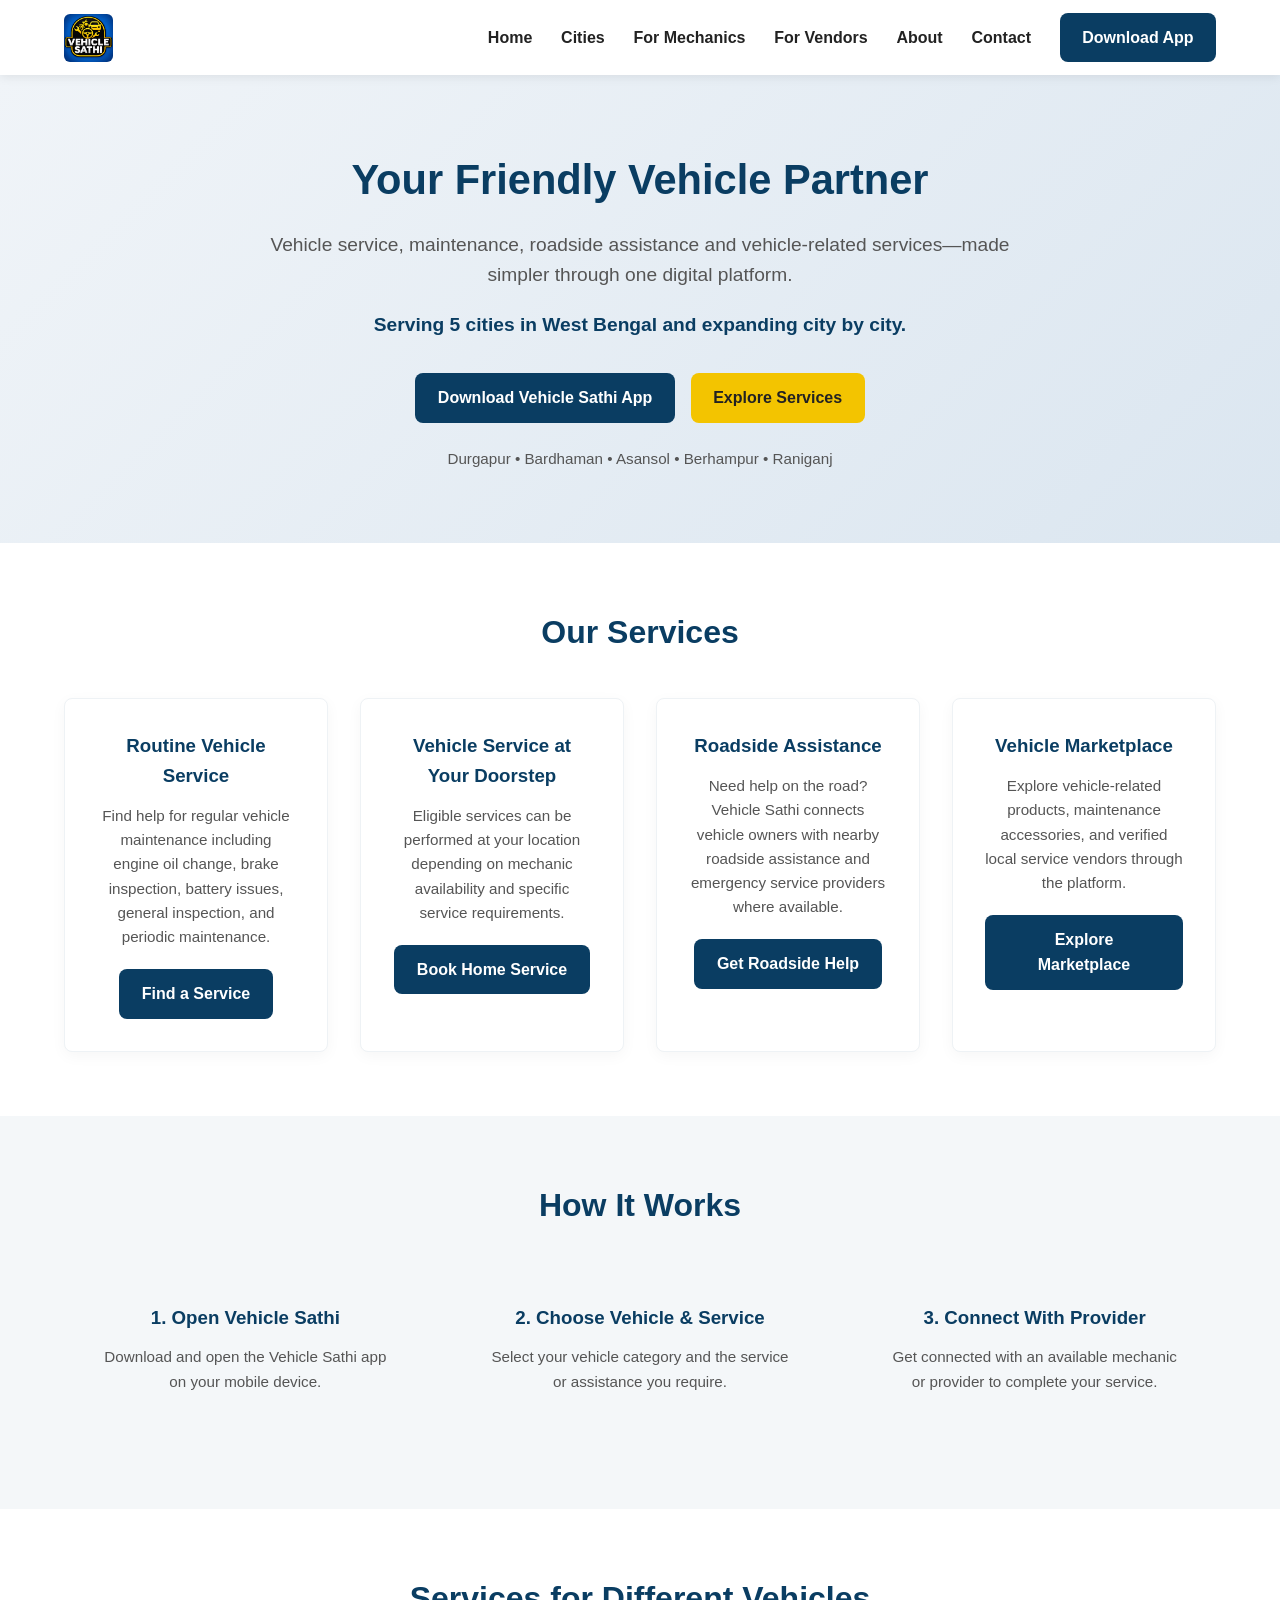
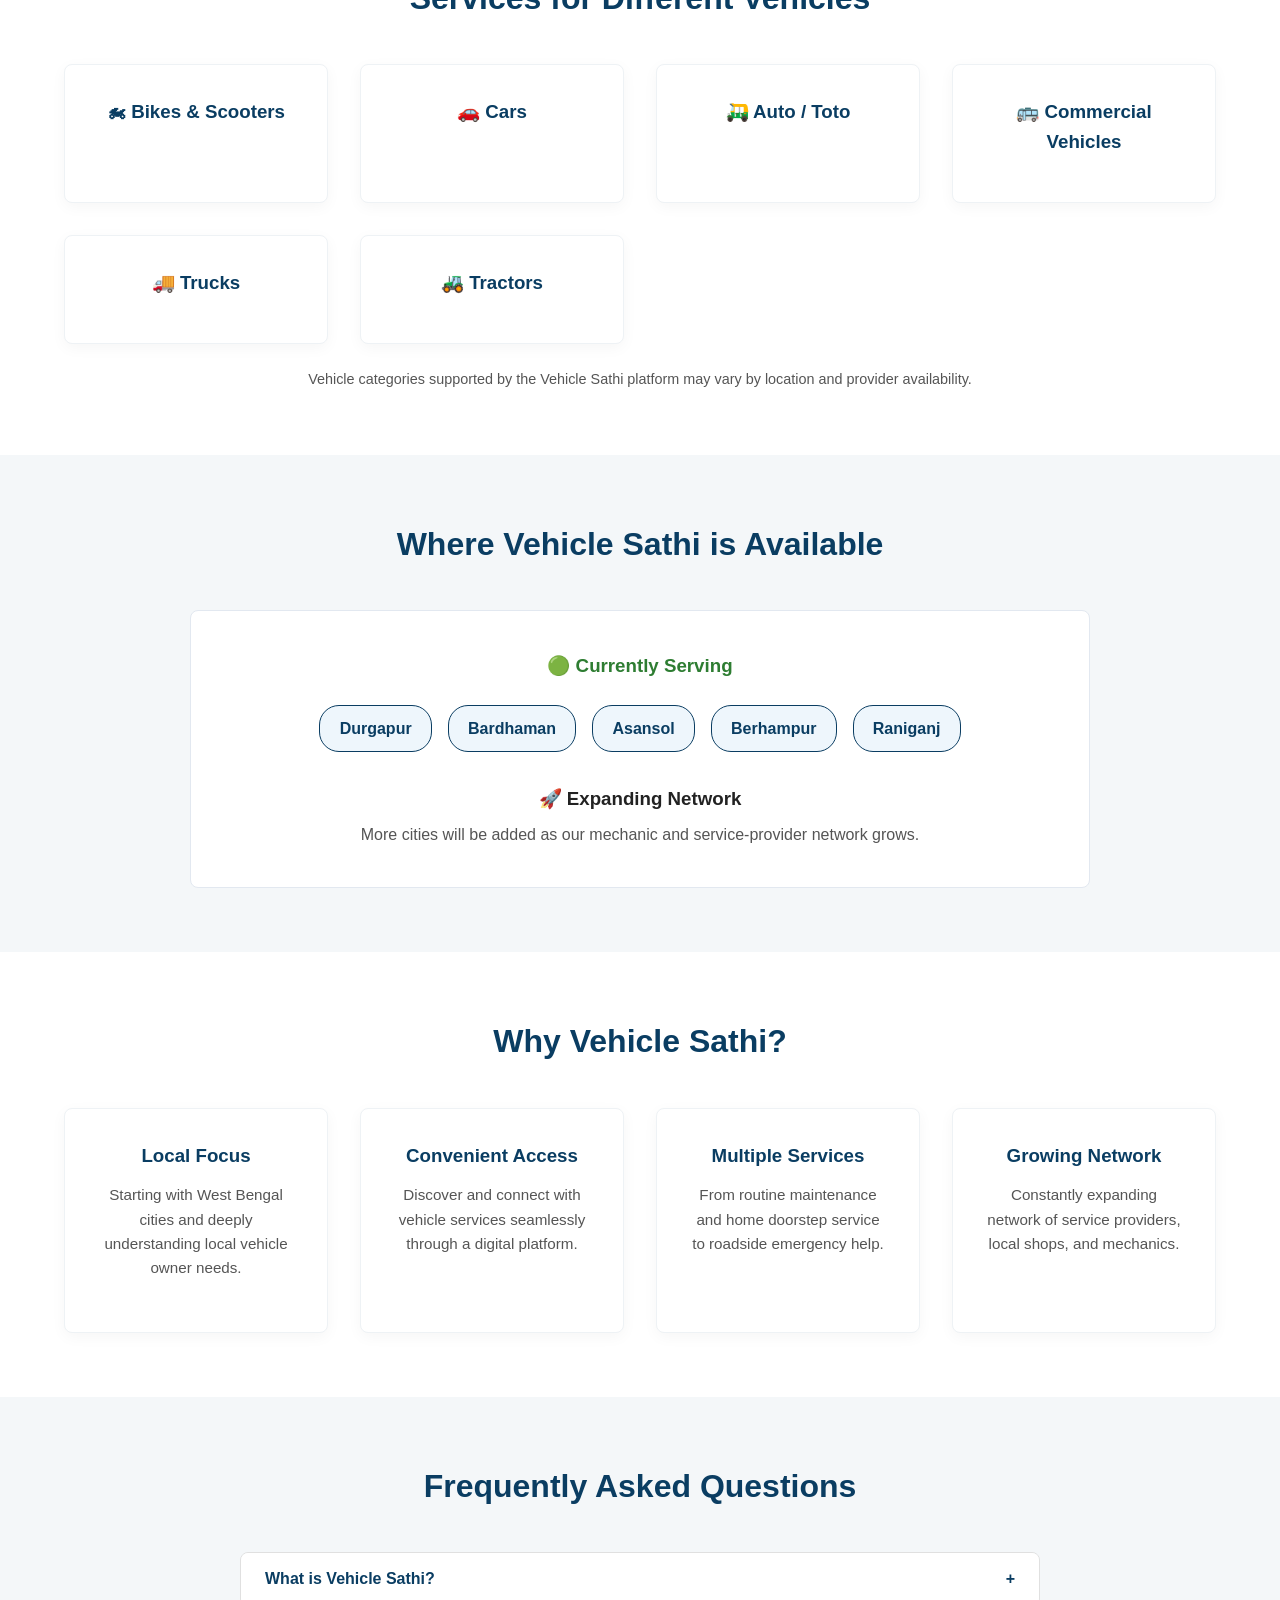
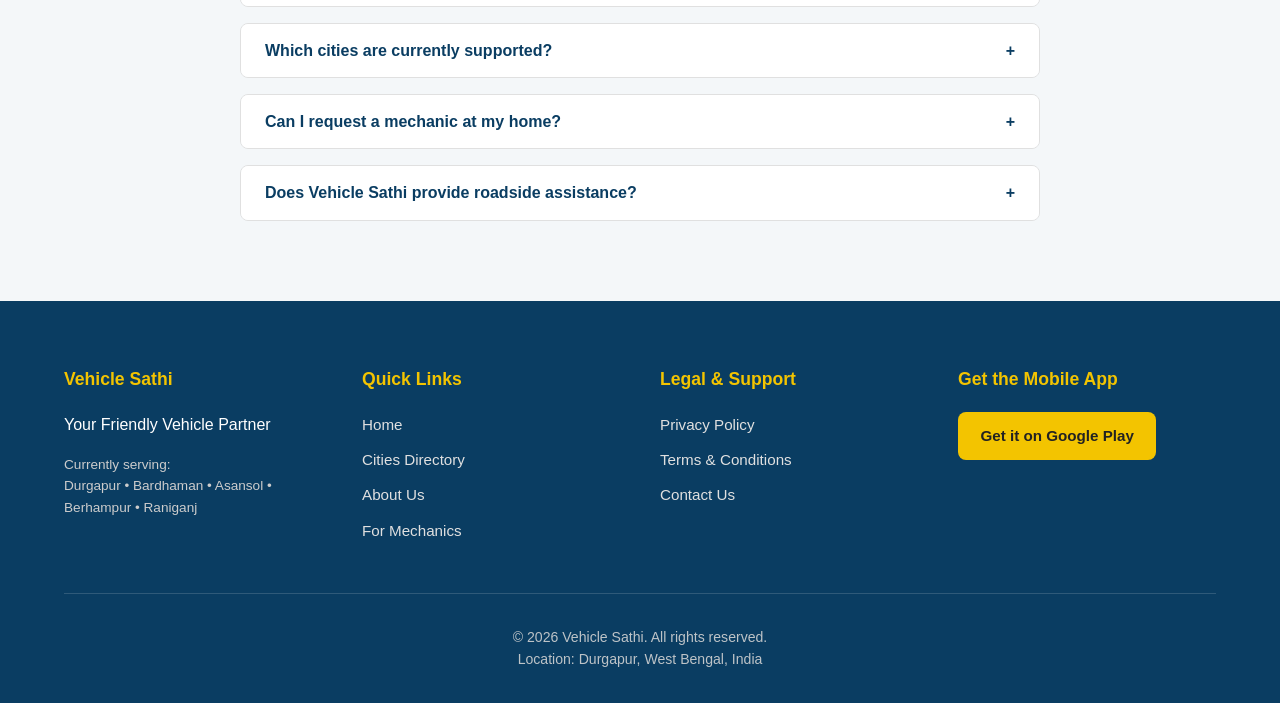
<file: index.html>
<!DOCTYPE html>
<html lang="en">
<head>
    <meta charset="UTF-8">
    <meta name="viewport" content="width=device-width, initial-scale=1.0">
    <title>Vehicle Sathi | Your Friendly Vehicle Partner</title>
    <meta name="description" content="Vehicle Sathi makes vehicle service, maintenance, roadside assistance and vehicle-related services easier to access. Currently serving 5 cities in West Bengal.">
    <link rel="canonical" href="https://YOUR-DOMAIN.com/">
    <link rel="stylesheet" href="style.css">
    
    <meta property="og:title" content="Vehicle Sathi | Your Friendly Vehicle Partner">
    <meta property="og:description" content="Vehicle service, maintenance, roadside assistance and vehicle-related services—made simpler through one platform.">
    <meta property="og:image" content="https://YOUR-DOMAIN.com/assets/logo.png">
    
    <script type="application/ld+json">
    {
      "@context": "https://schema.org",
      "@type": "Organization",
      "name": "Vehicle Sathi",
      "url": "https://YOUR-DOMAIN.com/",
      "logo": "https://YOUR-DOMAIN.com/assets/logo.png",
      "description": "A multi-city vehicle-service platform connecting vehicle owners with mechanics, service providers, and roadside assistance.",
      "areaServed": ["Durgapur", "Bardhaman", "Asansol", "Berhampur", "Raniganj"]
    }
    </script>
</head>
<body>
    <header>
        <div class="nav-container">
            <a href="index.html" class="logo">
                <img src="assets/logo.png" alt="Vehicle Sathi Logo" class="logo-img">
            </a>
            <button class="hamburger" aria-label="Toggle menu">☰</button>
            <nav class="nav-links">
                <a href="index.html">Home</a>
                <a href="cities.html">Cities</a>
                <a href="formmechanics.html">For Mechanics</a>
<a href="vendor.html">For Vendors</a>
                <a href="about.html">About</a>
                <a href="contact.html">Contact</a>
                <a href="https://play.google.com/store/apps/details?id=com.vehiclesathi_app" class="btn-primary" target="_blank" rel="noopener noreferrer">Download App</a>
            </nav>
        </div>
    </header>

    <section class="hero">
        <h1>Your Friendly Vehicle Partner</h1>
        <p>Vehicle service, maintenance, roadside assistance and vehicle-related services—made simpler through one digital platform.</p>
        <p class="location">Serving 5 cities in West Bengal and expanding city by city.</p>
        <div class="hero-cta">
            <a href="https://play.google.com/store/apps/details?id=com.vehiclesathi_app" class="btn-primary" target="_blank" rel="noopener">Download Vehicle Sathi App</a>
            <a href="#services" class="btn-secondary">Explore Services</a>
        </div>
        <div style="margin-top: 1.5rem; font-size: 0.95rem; color: var(--text-light);">
            Durgapur &bull; Bardhaman &bull; Asansol &bull; Berhampur &bull; Raniganj
        </div>
    </section>

    <section id="services" class="section">
        <h2 class="section-title">Our Services</h2>
        <div class="grid">
            <div class="card">
                <h3>Routine Vehicle Service</h3>
                <p>Find help for regular vehicle maintenance including engine oil change, brake inspection, battery issues, general inspection, and periodic maintenance.</p>
                <a href="https://play.google.com/store/apps/details?id=com.vehiclesathi_app" class="btn-primary" target="_blank" rel="noopener">Find a Service</a>
            </div>
            <div class="card">
                <h3>Vehicle Service at Your Doorstep</h3>
                <p>Eligible services can be performed at your location depending on mechanic availability and specific service requirements.</p>
                <a href="https://play.google.com/store/apps/details?id=com.vehiclesathi_app" class="btn-primary" target="_blank" rel="noopener">Book Home Service</a>
            </div>
            <div class="card">
                <h3>Roadside Assistance</h3>
                <p>Need help on the road? Vehicle Sathi connects vehicle owners with nearby roadside assistance and emergency service providers where available.</p>
                <a href="https://play.google.com/store/apps/details?id=com.vehiclesathi_app" class="btn-primary" target="_blank" rel="noopener">Get Roadside Help</a>
            </div>
            <div class="card">
                <h3>Vehicle Marketplace</h3>
                <p>Explore vehicle-related products, maintenance accessories, and verified local service vendors through the platform.</p>
                <a href="https://play.google.com/store/apps/details?id=com.vehiclesathi_app" class="btn-primary" target="_blank" rel="noopener">Explore Marketplace</a>
            </div>
        </div>
    </section>

    <section class="section bg-light">
        <h2 class="section-title">How It Works</h2>
        <div class="grid">
            <div class="card" style="border: none; background: transparent; box-shadow: none;">
                <h3>1. Open Vehicle Sathi</h3>
                <p>Download and open the Vehicle Sathi app on your mobile device.</p>
            </div>
            <div class="card" style="border: none; background: transparent; box-shadow: none;">
                <h3>2. Choose Vehicle & Service</h3>
                <p>Select your vehicle category and the service or assistance you require.</p>
            </div>
            <div class="card" style="border: none; background: transparent; box-shadow: none;">
                <h3>3. Connect With Provider</h3>
                <p>Get connected with an available mechanic or provider to complete your service.</p>
            </div>
        </div>
    </section>

    <section class="section">
        <h2 class="section-title">Services for Different Vehicles</h2>
        <div class="grid">
            <div class="card"><h3>🏍 Bikes & Scooters</h3></div>
            <div class="card"><h3>🚗 Cars</h3></div>
            <div class="card"><h3>🛺 Auto / Toto</h3></div>
            <div class="card"><h3>🚌 Commercial Vehicles</h3></div>
            <div class="card"><h3>🚚 Trucks</h3></div>
            <div class="card"><h3>🚜 Tractors</h3></div>
        </div>
        <p style="text-align: center; margin-top: 1.5rem; font-size: 0.9rem; color: var(--text-light);">
            Vehicle categories supported by the Vehicle Sathi platform may vary by location and provider availability.
        </p>
    </section>

    <section class="section bg-light">
        <h2 class="section-title">Where Vehicle Sathi is Available</h2>
        <div class="network-box">
            <h3 style="color: #2e7d32; margin-bottom: 1rem;">🟢 Currently Serving</h3>
            <div class="city-list">
                <span class="city-badge">Durgapur</span>
                <span class="city-badge">Bardhaman</span>
                <span class="city-badge">Asansol</span>
                <span class="city-badge">Berhampur</span>
                <span class="city-badge">Raniganj</span>
            </div>
            <h3 style="margin-top: 2rem; margin-bottom: 0.5rem;">🚀 Expanding Network</h3>
            <p style="color: var(--text-light);">More cities will be added as our mechanic and service-provider network grows.</p>
        </div>
    </section>

    <section class="section">
        <h2 class="section-title">Why Vehicle Sathi?</h2>
        <div class="grid">
            <div class="card">
                <h3>Local Focus</h3>
                <p>Starting with West Bengal cities and deeply understanding local vehicle owner needs.</p>
            </div>
            <div class="card">
                <h3>Convenient Access</h3>
                <p>Discover and connect with vehicle services seamlessly through a digital platform.</p>
            </div>
            <div class="card">
                <h3>Multiple Services</h3>
                <p>From routine maintenance and home doorstep service to roadside emergency help.</p>
            </div>
            <div class="card">
                <h3>Growing Network</h3>
                <p>Constantly expanding network of service providers, local shops, and mechanics.</p>
            </div>
        </div>
    </section>

    <section class="section bg-light">
        <h2 class="section-title">Frequently Asked Questions</h2>
        <div style="max-width: 800px; margin: auto;">
            <div class="faq-item">
                <button class="faq-question">What is Vehicle Sathi? <span>+</span></button>
                <div class="faq-answer"><p>Vehicle Sathi is a digital vehicle service platform designed to connect vehicle owners with local mechanics, service providers, roadside assistance, and vehicle-related products.</p></div>
            </div>
            <div class="faq-item">
                <button class="faq-question">Which cities are currently supported? <span>+</span></button>
                <div class="faq-answer"><p>Vehicle Sathi is currently operational across 5 cities in West Bengal: Durgapur, Bardhaman, Asansol, Berhampur, and Raniganj, with expansion planned for additional locations.</p></div>
            </div>
            <div class="faq-item">
                <button class="faq-question">Can I request a mechanic at my home? <span>+</span></button>
                <div class="faq-answer"><p>Home doorstep service availability depends on your specific location, local mechanic availability, and the type of maintenance work required.</p></div>
            </div>
            <div class="faq-item">
                <button class="faq-question">Does Vehicle Sathi provide roadside assistance? <span>+</span></button>
                <div class="faq-answer"><p>Yes, Vehicle Sathi helps connect vehicle owners with available nearby roadside assistance providers during breakdowns or emergency situations.</p></div>
            </div>
        </div>
    </section>

    <footer>
        <div class="footer-grid">
            <div class="footer-col">
                <h4>Vehicle Sathi</h4>
                <p>Your Friendly Vehicle Partner</p>
                <p style="margin-top: 1rem; font-size: 0.85rem; color: #ccc;">Currently serving:<br>Durgapur &bull; Bardhaman &bull; Asansol &bull; Berhampur &bull; Raniganj</p>
            </div>
            <div class="footer-col">
                <h4>Quick Links</h4>
                <ul>
                    <li><a href="index.html">Home</a></li>
                    <li><a href="cities.html">Cities Directory</a></li>
                    <li><a href="about.html">About Us</a></li>
                    <li><a href="for-mechanics.html">For Mechanics</a></li>
                </ul>
            </div>
            <div class="footer-col">
                <h4>Legal & Support</h4>
                <ul>
                    <li><a href="privacy.html">Privacy Policy</a></li>
                    <li><a href="terms.html">Terms & Conditions</a></li>
                    <li><a href="contact.html">Contact Us</a></li>
                </ul>
            </div>
            <div class="footer-col">
                <h4>Get the Mobile App</h4>
                <a href="https://play.google.com/store/apps/details?id=com.vehiclesathi_app" class="btn-secondary" target="_blank" rel="noopener">Get it on Google Play</a>
            </div>
        </div>
        <div class="footer-bottom">
            &copy; <span id="current-year"></span> Vehicle Sathi. All rights reserved.<br>
            Location: Durgapur, West Bengal, India
        </div>
    </footer>
    <script src="script.js"></script>
</body>
  </html>
</file>
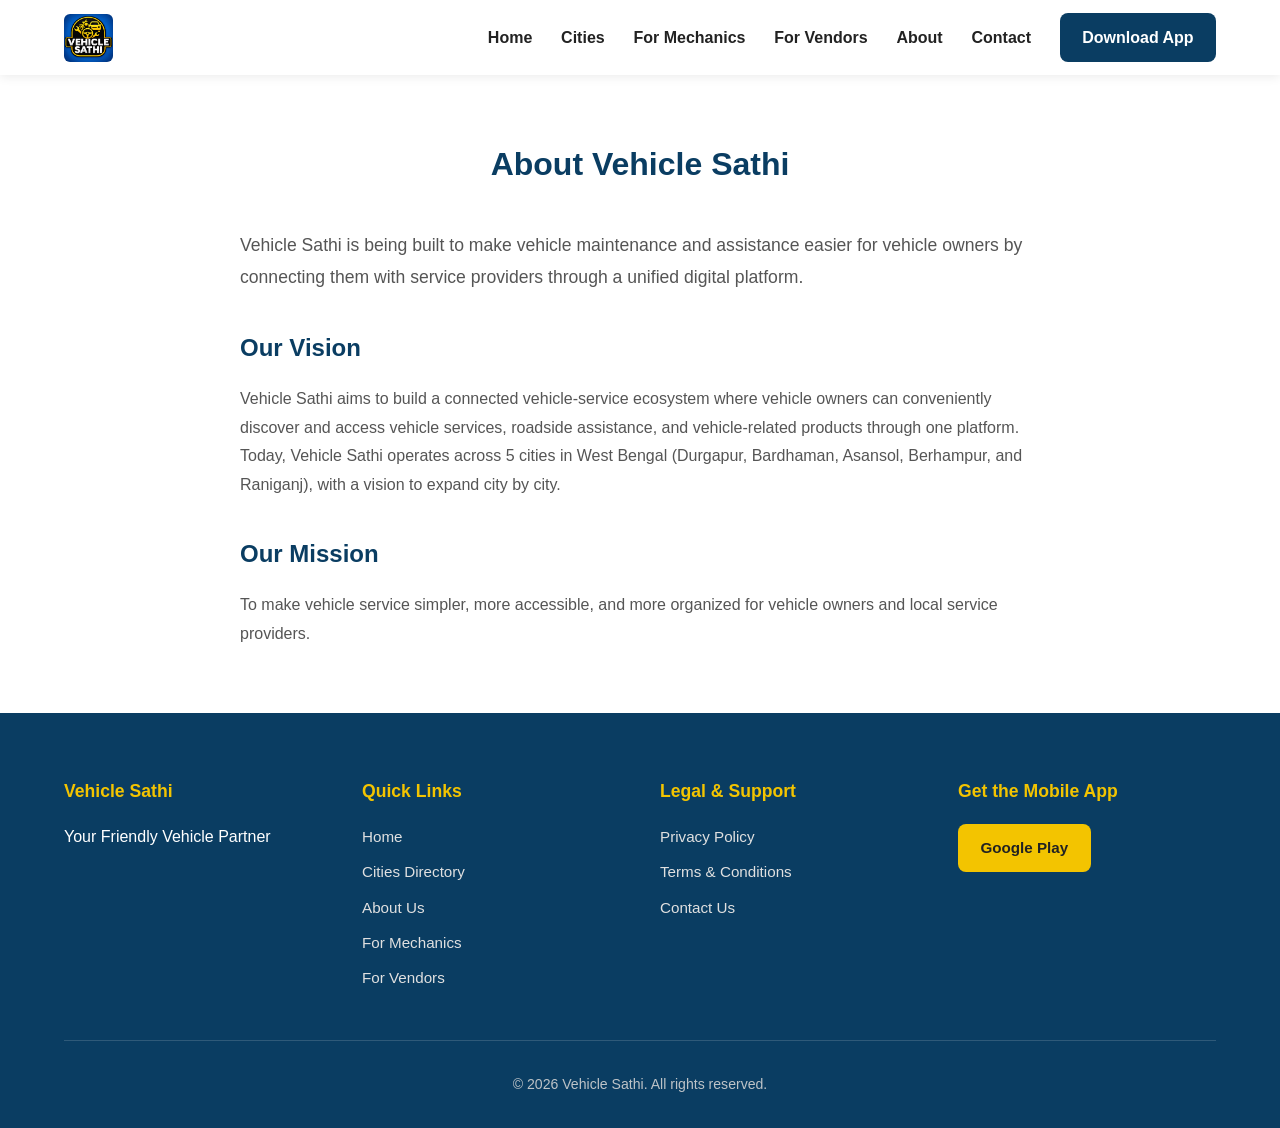
<file: about.html>
<!DOCTYPE html>
<html lang="en">
<head>
    <meta charset="UTF-8">
    <meta name="viewport" content="width=device-width, initial-scale=1.0">

    <title>About Us | Vehicle Sathi</title>

    <meta name="description" content="Learn about Vehicle Sathi, our mission, vision, and how we are building a multi-city vehicle service platform across West Bengal.">

    <link rel="stylesheet" href="style.css">
</head>

<body>

    <header>
        <div class="nav-container">

            <a href="index.html" class="logo">
                <img src="assets/logo.png" alt="Vehicle Sathi Logo" class="logo-img">
            </a>

            <button class="hamburger" aria-label="Toggle menu">☰</button>

            <nav class="nav-links">
                <a href="index.html">Home</a>
                <a href="cities.html">Cities</a>
                <a href="formmechanics.html">For Mechanics</a>
                <a href="vendor.html">For Vendors</a>
                <a href="about.html">About</a>
                <a href="contact.html">Contact</a>

                <a href="https://play.google.com/store/apps/details?id=com.vehiclesathi_app"
                   class="btn-primary"
                   target="_blank"
                   rel="noopener noreferrer">
                    Download App
                </a>
            </nav>

        </div>
    </header>


    <section class="section">

        <h1 class="section-title">About Vehicle Sathi</h1>

        <div style="max-width: 800px; margin: auto; line-height: 1.8;">

            <p style="font-size: 1.1rem; margin-bottom: 2rem; color: var(--text-light);">
                Vehicle Sathi is being built to make vehicle maintenance and assistance easier for vehicle owners by connecting them with service providers through a unified digital platform.
            </p>

            <h2 style="color: var(--primary-blue); margin-bottom: 1rem;">
                Our Vision
            </h2>

            <p style="margin-bottom: 2rem; color: var(--text-light);">
                Vehicle Sathi aims to build a connected vehicle-service ecosystem where vehicle owners can conveniently discover and access vehicle services, roadside assistance, and vehicle-related products through one platform. Today, Vehicle Sathi operates across 5 cities in West Bengal (Durgapur, Bardhaman, Asansol, Berhampur, and Raniganj), with a vision to expand city by city.
            </p>

            <h2 style="color: var(--primary-blue); margin-bottom: 1rem;">
                Our Mission
            </h2>

            <p style="color: var(--text-light);">
                To make vehicle service simpler, more accessible, and more organized for vehicle owners and local service providers.
            </p>

        </div>

    </section>


    <footer>

        <div class="footer-grid">

            <div class="footer-col">
                <h4>Vehicle Sathi</h4>
                <p>Your Friendly Vehicle Partner</p>
            </div>


            <div class="footer-col">

                <h4>Quick Links</h4>

                <ul>
                    <li><a href="index.html">Home</a></li>
                    <li><a href="cities.html">Cities Directory</a></li>
                    <li><a href="about.html">About Us</a></li>
                    <li><a href="formmechanics.html">For Mechanics</a></li>
                    <li><a href="vendor.html">For Vendors</a></li>
                </ul>

            </div>


            <div class="footer-col">

                <h4>Legal & Support</h4>

                <ul>
                    <li><a href="privacy.html">Privacy Policy</a></li>
                    <li><a href="terms.html">Terms & Conditions</a></li>
                    <li><a href="contact.html">Contact Us</a></li>
                </ul>

            </div>


            <div class="footer-col">

                <h4>Get the Mobile App</h4>

                <a href="https://play.google.com/store/apps/details?id=com.vehiclesathi_app"
                   class="btn-secondary"
                   target="_blank"
                   rel="noopener">
                    Google Play
                </a>

            </div>

        </div>


        <div class="footer-bottom">
            &copy; <span id="current-year"></span> Vehicle Sathi. All rights reserved.
        </div>

    </footer>


    <script src="script.js"></script>

</body>
</html>
</file>
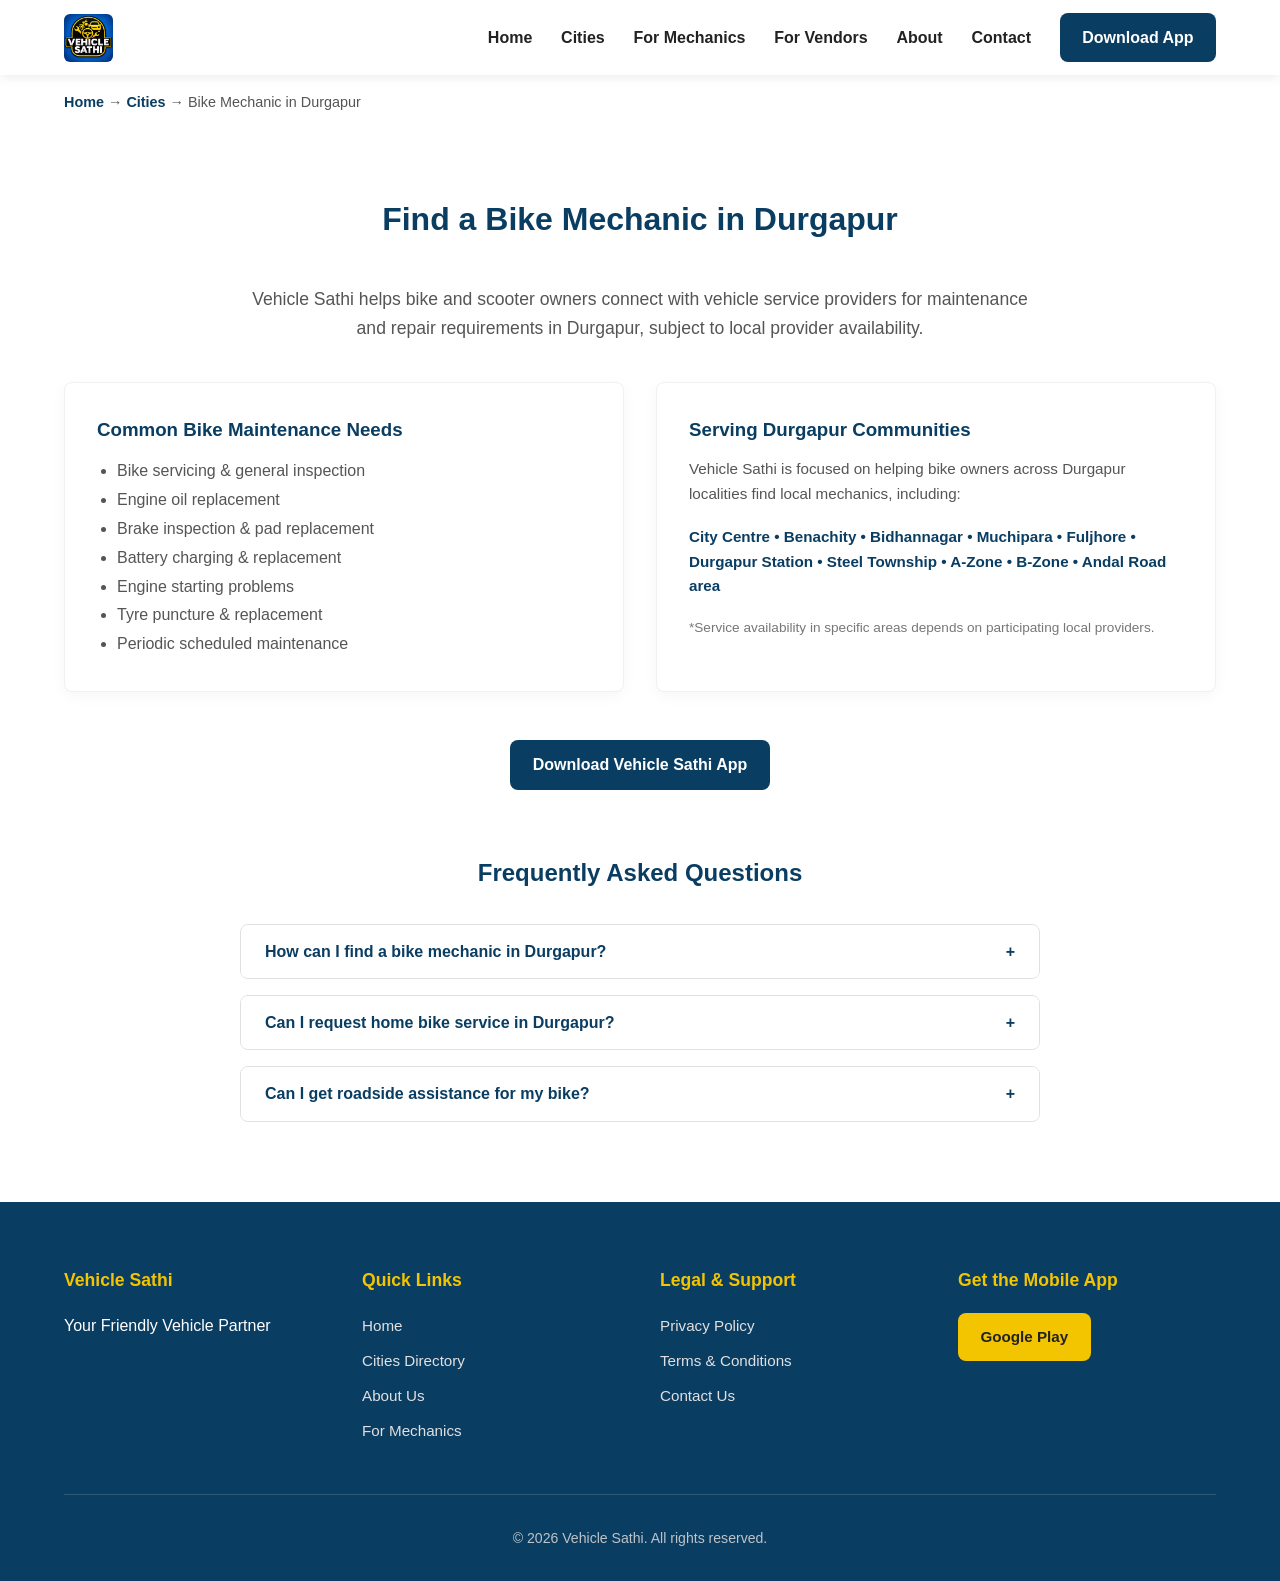
<file: bikemechanicdurgapur.html>
<!DOCTYPE html>
<html lang="en">
<head>
    <meta charset="UTF-8">
    <meta name="viewport" content="width=device-width, initial-scale=1.0">
    <title>Bike Mechanic in Durgapur | Vehicle Sathi</title>
    <meta name="description" content="Find a bike mechanic in Durgapur with Vehicle Sathi. Connect with local bike service providers for maintenance, repairs, engine oil change, and roadside assistance.">
    <link rel="canonical" href="https://YOUR-DOMAIN.com/bike-mechanic-durgapur.html">
    <link rel="stylesheet" href="style.css">
    
    <script type="application/ld+json">
    {
      "@context": "https://schema.org",
      "@type": "BreadcrumbList",
      "itemListElement": [{
        "@type": "ListItem",
        "position": 1,
        "name": "Home",
        "item": "https://YOUR-DOMAIN.com/index.html"
      },{
        "@type": "ListItem",
        "position": 2,
        "name": "Cities",
        "item": "https://YOUR-DOMAIN.com/cities.html"
      },{
        "@type": "ListItem",
        "position": 3,
        "name": "Bike Mechanic in Durgapur"
      }]
    }
    </script>
</head>
<body>
    <header>
        <div class="nav-container">
            <a href="index.html" class="logo">
                <img src="assets/logo.png" alt="Vehicle Sathi Logo" class="logo-img">
            </a>
            <button class="hamburger" aria-label="Toggle menu">☰</button>
            <nav class="nav-links">
                <a href="index.html">Home</a>
                <a href="cities.html">Cities</a>
                <a href="formmechanics.html">For Mechanics</a>
<a href="vendor.html">For Vendors</a>
                <a href="about.html">About</a>
                <a href="contact.html">Contact</a>
                <a href="https://play.google.com/store/apps/details?id=com.vehiclesathi_app" class="btn-primary" target="_blank" rel="noopener noreferrer">Download App</a>
            </nav>
        </div>
    </header>

    <div class="breadcrumbs">
        <a href="index.html">Home</a> &rarr; <a href="cities.html">Cities</a> &rarr; Bike Mechanic in Durgapur
    </div>

    <section class="section">
        <h1 class="section-title">Find a Bike Mechanic in Durgapur</h1>
        <p style="text-align: center; max-width: 800px; margin: 0 auto 2.5rem; font-size: 1.1rem; color: var(--text-light);">
            Vehicle Sathi helps bike and scooter owners connect with vehicle service providers for maintenance and repair requirements in Durgapur, subject to local provider availability.
        </p>

        <div class="grid" style="margin-bottom: 3rem;">
            <div class="card" style="text-align: left;">
                <h3>Common Bike Maintenance Needs</h3>
                <ul style="list-style-type: disc; padding-left: 20px; color: var(--text-light); line-height: 1.8;">
                    <li>Bike servicing & general inspection</li>
                    <li>Engine oil replacement</li>
                    <li>Brake inspection & pad replacement</li>
                    <li>Battery charging & replacement</li>
                    <li>Engine starting problems</li>
                    <li>Tyre puncture & replacement</li>
                    <li>Periodic scheduled maintenance</li>
                </ul>
            </div>
            <div class="card" style="text-align: left;">
                <h3>Serving Durgapur Communities</h3>
                <p>Vehicle Sathi is focused on helping bike owners across Durgapur localities find local mechanics, including:</p>
                <p style="font-weight: 600; color: var(--primary-blue);">
                    City Centre &bull; Benachity &bull; Bidhannagar &bull; Muchipara &bull; Fuljhore &bull; Durgapur Station &bull; Steel Township &bull; A-Zone &bull; B-Zone &bull; Andal Road area
                </p>
                <p style="font-size: 0.85rem; margin-top: 1rem; color: #777;">*Service availability in specific areas depends on participating local providers.</p>
            </div>
        </div>

        <div style="text-align: center; margin-bottom: 4rem;">
            <a href="https://play.google.com/store/apps/details?id=com.vehiclesathi_app" class="btn-primary" target="_blank" rel="noopener">Download Vehicle Sathi App</a>
        </div>

        <h2 style="text-align: center; margin-bottom: 2rem; color: var(--primary-blue);">Frequently Asked Questions</h2>
        <div style="max-width: 800px; margin: auto;">
            <div class="faq-item">
                <button class="faq-question">How can I find a bike mechanic in Durgapur? <span>+</span></button>
                <div class="faq-answer"><p>Open the Vehicle Sathi app, select two-wheelers, and search for active bike mechanics or service providers in your location in Durgapur.</p></div>
            </div>
            <div class="faq-item">
                <button class="faq-question">Can I request home bike service in Durgapur? <span>+</span></button>
                <div class="faq-answer"><p>Home service may be available depending on your exact location, the type of work required, and local mechanic availability.</p></div>
            </div>
            <div class="faq-item">
                <button class="faq-question">Can I get roadside assistance for my bike? <span>+</span></button>
                <div class="faq-answer"><p>Yes, Vehicle Sathi connects bike owners with nearby roadside assistance and emergency breakdown providers where available.</p></div>
            </div>
        </div>
    </section>

    <footer>
        <div class="footer-grid">
            <div class="footer-col">
                <h4>Vehicle Sathi</h4>
                <p>Your Friendly Vehicle Partner</p>
            </div>
            <div class="footer-col">
                <h4>Quick Links</h4>
                <ul>
                    <li><a href="index.html">Home</a></li>
                    <li><a href="cities.html">Cities Directory</a></li>
                    <li><a href="about.html">About Us</a></li>
                    <li><a href="for-mechanics.html">For Mechanics</a></li>
                </ul>
            </div>
            <div class="footer-col">
                <h4>Legal & Support</h4>
                <ul>
                    <li><a href="privacy.html">Privacy Policy</a></li>
                    <li><a href="terms.html">Terms & Conditions</a></li>
                    <li><a href="contact.html">Contact Us</a></li>
                </ul>
            </div>
            <div class="footer-col">
                <h4>Get the Mobile App</h4>
                <a href="https://play.google.com/store/apps/details?id=com.vehiclesathi_app" class="btn-secondary" target="_blank" rel="noopener">Google Play</a>
            </div>
        </div>
        <div class="footer-bottom">
            &copy; <span id="current-year"></span> Vehicle Sathi. All rights reserved.
        </div>
    </footer>
    <script src="script.js"></script>
</body>
</html>
</file>
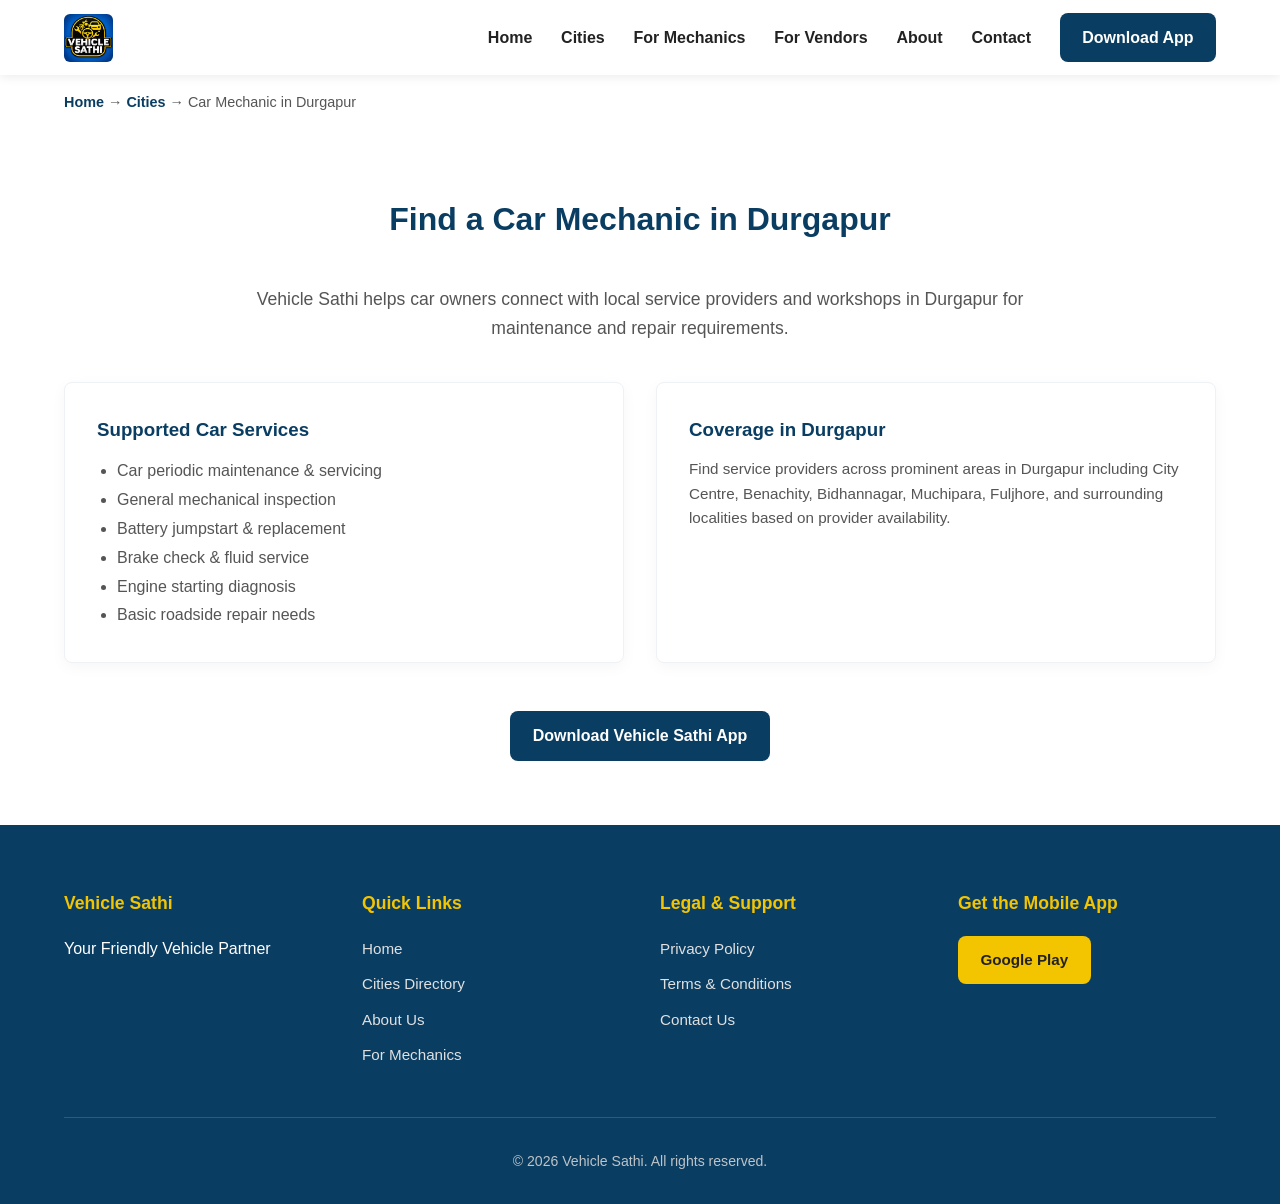
<file: carmechanicdurgapur.html>
<!DOCTYPE html>
<html lang="en">
<head>
    <meta charset="UTF-8">
    <meta name="viewport" content="width=device-width, initial-scale=1.0">
    <title>Car Mechanic in Durgapur | Vehicle Sathi</title>
    <meta name="description" content="Find a car mechanic in Durgapur with Vehicle Sathi. Connect with local car service providers for repairs, general inspection, and periodic maintenance.">
    <link rel="canonical" href="https://YOUR-DOMAIN.com/car-mechanic-durgapur.html">
    <link rel="stylesheet" href="style.css">
</head>
<body>
    <header>
        <div class="nav-container">
            <a href="index.html" class="logo">
                <img src="assets/logo.png" alt="Vehicle Sathi Logo" class="logo-img">
            </a>
            <button class="hamburger" aria-label="Toggle menu">☰</button>
            <nav class="nav-links">
                <a href="index.html">Home</a>
                <a href="cities.html">Cities</a>
                <a href="formmechanics.html">For Mechanics</a>
<a href="vendor.html">For Vendors</a>
                <a href="about.html">About</a>
                <a href="contact.html">Contact</a>
                <a href="https://play.google.com/store/apps/details?id=com.vehiclesathi_app" class="btn-primary" target="_blank" rel="noopener noreferrer">Download App</a>
            </nav>
        </div>
    </header>

    <div class="breadcrumbs">
        <a href="index.html">Home</a> &rarr; <a href="cities.html">Cities</a> &rarr; Car Mechanic in Durgapur
    </div>

    <section class="section">
        <h1 class="section-title">Find a Car Mechanic in Durgapur</h1>
        <p style="text-align: center; max-width: 800px; margin: 0 auto 2.5rem; font-size: 1.1rem; color: var(--text-light);">
            Vehicle Sathi helps car owners connect with local service providers and workshops in Durgapur for maintenance and repair requirements.
        </p>

        <div class="grid" style="margin-bottom: 3rem;">
            <div class="card" style="text-align: left;">
                <h3>Supported Car Services</h3>
                <ul style="list-style-type: disc; padding-left: 20px; color: var(--text-light); line-height: 1.8;">
                    <li>Car periodic maintenance & servicing</li>
                    <li>General mechanical inspection</li>
                    <li>Battery jumpstart & replacement</li>
                    <li>Brake check & fluid service</li>
                    <li>Engine starting diagnosis</li>
                    <li>Basic roadside repair needs</li>
                </ul>
            </div>
            <div class="card" style="text-align: left;">
                <h3>Coverage in Durgapur</h3>
                <p>Find service providers across prominent areas in Durgapur including City Centre, Benachity, Bidhannagar, Muchipara, Fuljhore, and surrounding localities based on provider availability.</p>
            </div>
        </div>

        <div style="text-align: center;">
            <a href="https://play.google.com/store/apps/details?id=com.vehiclesathi_app" class="btn-primary" target="_blank" rel="noopener">Download Vehicle Sathi App</a>
        </div>
    </section>

    <footer>
        <div class="footer-grid">
            <div class="footer-col">
                <h4>Vehicle Sathi</h4>
                <p>Your Friendly Vehicle Partner</p>
            </div>
            <div class="footer-col">
                <h4>Quick Links</h4>
                <ul>
                    <li><a href="index.html">Home</a></li>
                    <li><a href="cities.html">Cities Directory</a></li>
                    <li><a href="about.html">About Us</a></li>
                    <li><a href="for-mechanics.html">For Mechanics</a></li>
                </ul>
            </div>
            <div class="footer-col">
                <h4>Legal & Support</h4>
                <ul>
                    <li><a href="privacy.html">Privacy Policy</a></li>
                    <li><a href="terms.html">Terms & Conditions</a></li>
                    <li><a href="contact.html">Contact Us</a></li>
                </ul>
            </div>
            <div class="footer-col">
                <h4>Get the Mobile App</h4>
                <a href="https://play.google.com/store/apps/details?id=com.vehiclesathi_app" class="btn-secondary" target="_blank" rel="noopener">Google Play</a>
            </div>
        </div>
        <div class="footer-bottom">
            &copy; <span id="current-year"></span> Vehicle Sathi. All rights reserved.
        </div>
    </footer>
    <script src="script.js"></script>
</body>
</html>
</file>
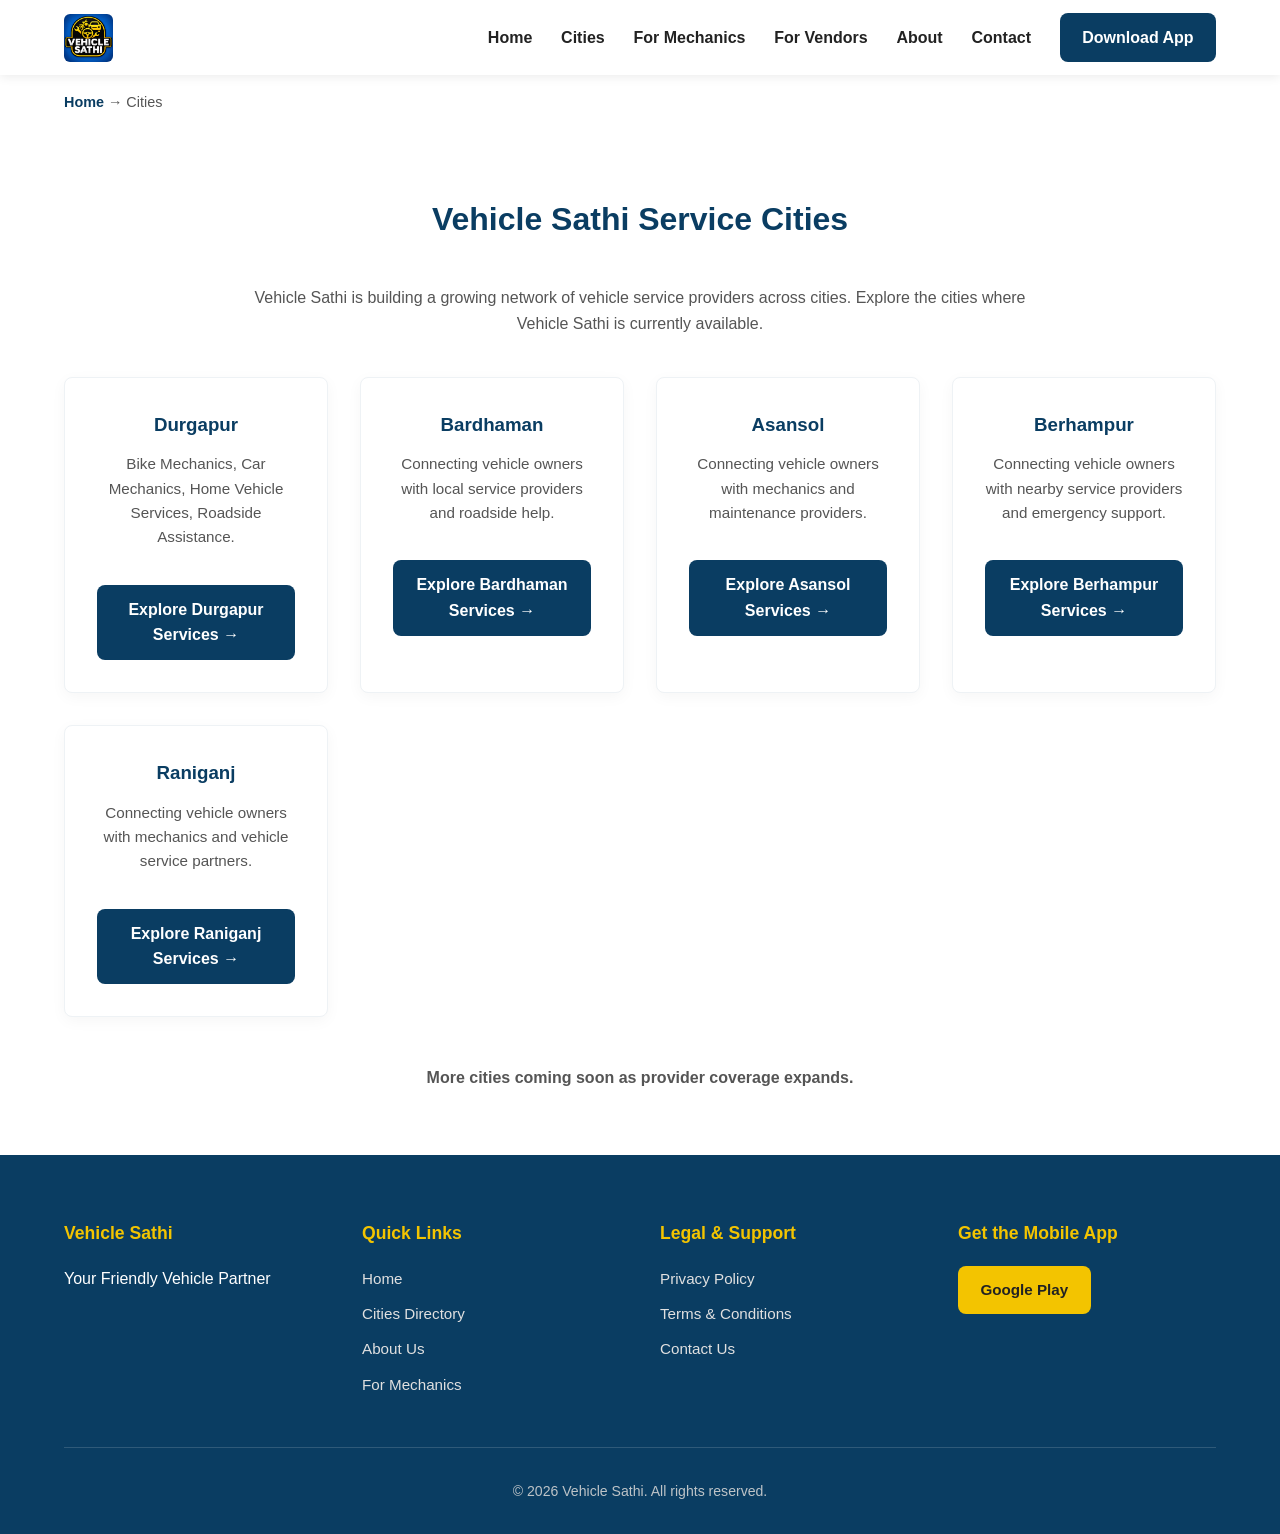
<file: cities.html>
<!DOCTYPE html>
<html lang="en">
<head>
    <meta charset="UTF-8">
    <meta name="viewport" content="width=device-width, initial-scale=1.0">
    <title>Vehicle Sathi Service Cities | Your Friendly Vehicle Partner</title>
    <meta name="description" content="Explore the cities where Vehicle Sathi is currently available for vehicle services, mechanics, and roadside assistance.">
    <link rel="stylesheet" href="style.css">
</head>
<body>
    <header>
        <div class="nav-container">
            <a href="index.html" class="logo">
                <img src="assets/logo.png" alt="Vehicle Sathi Logo" class="logo-img">
            </a>
            <button class="hamburger" aria-label="Toggle menu">☰</button>
            <nav class="nav-links">
                <a href="index.html">Home</a>
                <a href="cities.html">Cities</a>
                <a href="formmechanics.html">For Mechanics</a>
<a href="vendor.html">For Vendors</a>
                <a href="about.html">About</a>
                <a href="contact.html">Contact</a>
                <a href="https://play.google.com/store/apps/details?id=com.vehiclesathi_app" class="btn-primary" target="_blank" rel="noopener noreferrer">Download App</a>
            </nav>
        </div>
    </header>

    <div class="breadcrumbs">
        <a href="index.html">Home</a> &rarr; Cities
    </div>

    <section class="section">
        <h1 class="section-title">Vehicle Sathi Service Cities</h1>
        <p style="text-align: center; max-width: 800px; margin: 0 auto 2.5rem; color: var(--text-light);">
            Vehicle Sathi is building a growing network of vehicle service providers across cities. Explore the cities where Vehicle Sathi is currently available.
        </p>

        <div class="grid">
            <div class="card">
                <h3>Durgapur</h3>
                <p>Bike Mechanics, Car Mechanics, Home Vehicle Services, Roadside Assistance.</p>
                <a href="bike-mechanic-durgapur.html" class="btn-primary" style="margin-top: 1rem; width: 100%;">Explore Durgapur Services &rarr;</a>
            </div>
            <div class="card">
                <h3>Bardhaman</h3>
                <p>Connecting vehicle owners with local service providers and roadside help.</p>
                <a href="https://play.google.com/store/apps/details?id=com.vehiclesathi_app" class="btn-primary" style="margin-top: 1rem; width: 100%;" target="_blank">Explore Bardhaman Services &rarr;</a>
            </div>
            <div class="card">
                <h3>Asansol</h3>
                <p>Connecting vehicle owners with mechanics and maintenance providers.</p>
                <a href="https://play.google.com/store/apps/details?id=com.vehiclesathi_app" class="btn-primary" style="margin-top: 1rem; width: 100%;" target="_blank">Explore Asansol Services &rarr;</a>
            </div>
            <div class="card">
                <h3>Berhampur</h3>
                <p>Connecting vehicle owners with nearby service providers and emergency support.</p>
                <a href="https://play.google.com/store/apps/details?id=com.vehiclesathi_app" class="btn-primary" style="margin-top: 1rem; width: 100%;" target="_blank">Explore Berhampur Services &rarr;</a>
            </div>
            <div class="card">
                <h3>Raniganj</h3>
                <p>Connecting vehicle owners with mechanics and vehicle service partners.</p>
                <a href="https://play.google.com/store/apps/details?id=com.vehiclesathi_app" class="btn-primary" style="margin-top: 1rem; width: 100%;" target="_blank">Explore Raniganj Services &rarr;</a>
            </div>
        </div>
        <p style="text-align: center; margin-top: 3rem; font-weight: bold; color: var(--text-light);">More cities coming soon as provider coverage expands.</p>
    </section>

    <footer>
        <div class="footer-grid">
            <div class="footer-col">
                <h4>Vehicle Sathi</h4>
                <p>Your Friendly Vehicle Partner</p>
            </div>
            <div class="footer-col">
                <h4>Quick Links</h4>
                <ul>
                    <li><a href="index.html">Home</a></li>
                    <li><a href="cities.html">Cities Directory</a></li>
                    <li><a href="about.html">About Us</a></li>
                    <li><a href="for-mechanics.html">For Mechanics</a></li>
                </ul>
            </div>
            <div class="footer-col">
                <h4>Legal & Support</h4>
                <ul>
                    <li><a href="privacy.html">Privacy Policy</a></li>
                    <li><a href="terms.html">Terms & Conditions</a></li>
                    <li><a href="contact.html">Contact Us</a></li>
                </ul>
            </div>
            <div class="footer-col">
                <h4>Get the Mobile App</h4>
                <a href="https://play.google.com/store/apps/details?id=com.vehiclesathi_app" class="btn-secondary" target="_blank" rel="noopener">Google Play</a>
            </div>
        </div>
        <div class="footer-bottom">
            &copy; <span id="current-year"></span> Vehicle Sathi. All rights reserved.
        </div>
    </footer>
    <script src="script.js"></script>
</body>
</html>
</file>
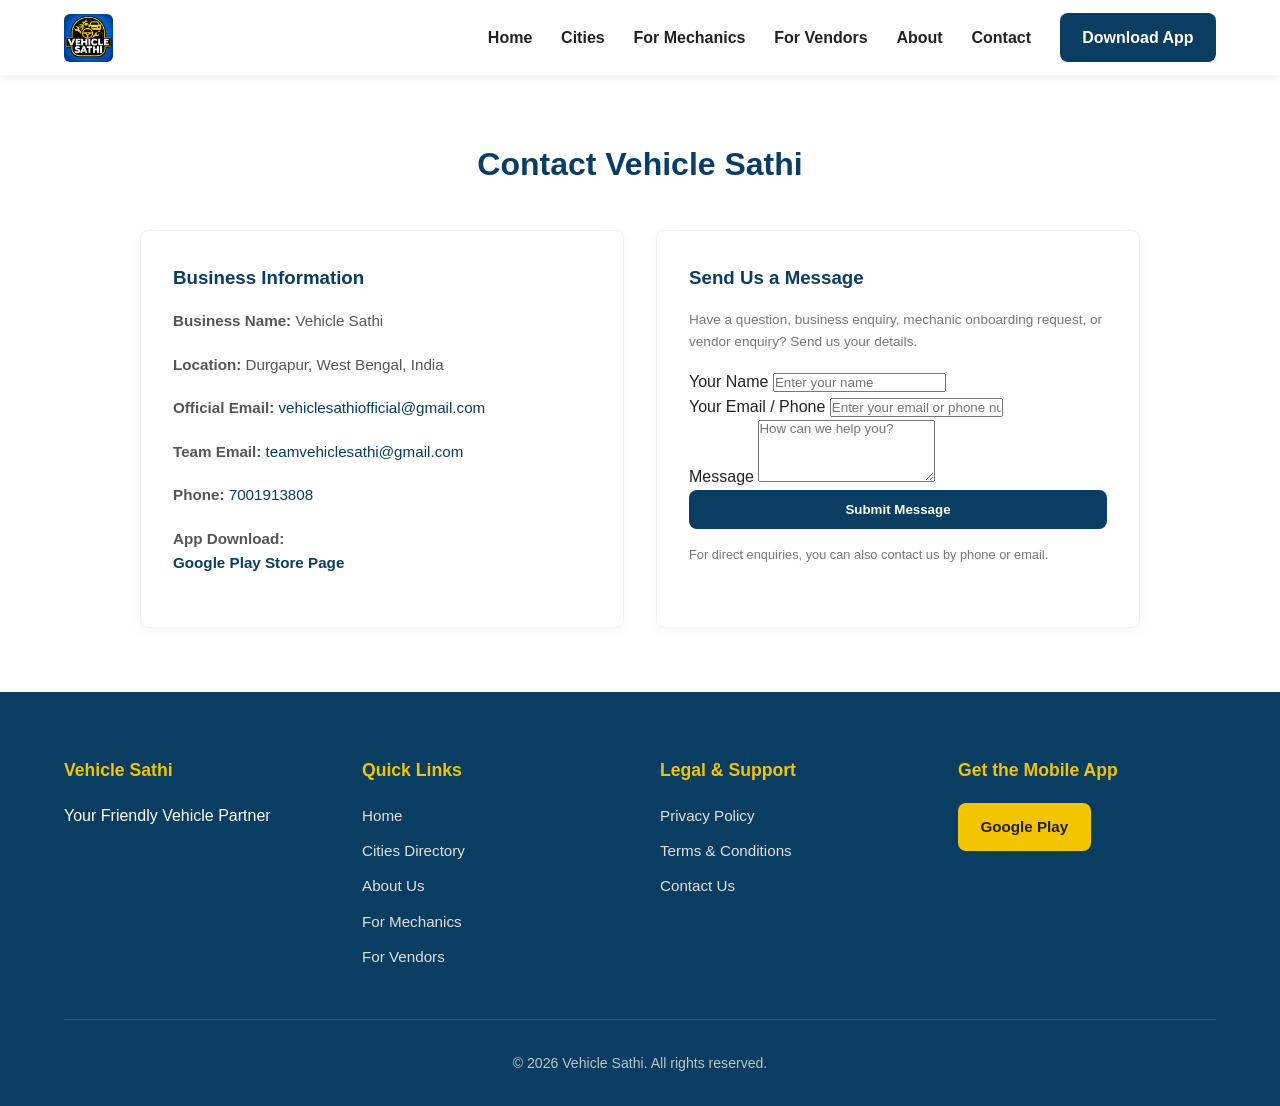
<file: contact.html>
<!DOCTYPE html>
<html lang="en">
<head>
    <meta charset="UTF-8">
    <meta name="viewport" content="width=device-width, initial-scale=1.0">

    <title>Contact Us | Vehicle Sathi</title>

    <meta name="description" content="Get in touch with Vehicle Sathi for support, service provider onboarding, vendor registration, or general queries.">

    <link rel="stylesheet" href="style.css">
</head>

<body>

<header>
    <div class="nav-container">

        <a href="index.html" class="logo">
            <img src="assets/logo.png" alt="Vehicle Sathi Logo" class="logo-img">
        </a>

        <button class="hamburger" aria-label="Toggle menu">☰</button>

        <nav class="nav-links">
            <a href="index.html">Home</a>
            <a href="cities.html">Cities</a>
            <a href="formmechanics.html">For Mechanics</a>
            <a href="vendor.html">For Vendors</a>
            <a href="about.html">About</a>
            <a href="contact.html">Contact</a>

            <a href="https://play.google.com/store/apps/details?id=com.vehiclesathi_app"
               class="btn-primary"
               target="_blank"
               rel="noopener noreferrer">
                Download App
            </a>
        </nav>

    </div>
</header>


<section class="section">

    <h1 class="section-title">Contact Vehicle Sathi</h1>

    <div class="grid" style="max-width: 1000px; margin: auto;">

        <!-- Business Information -->
        <div class="card" style="text-align: left;">

            <h3 style="margin-bottom: 1rem;">
                Business Information
            </h3>

            <p>
                <strong>Business Name:</strong>
                Vehicle Sathi
            </p>

            <p>
                <strong>Location:</strong>
                Durgapur, West Bengal, India
            </p>

            <p>
                <strong>Official Email:</strong>
                <a href="mailto:vehiclesathiofficial@gmail.com"
                   style="color: var(--primary-blue);">
                    vehiclesathiofficial@gmail.com
                </a>
            </p>

            <p>
                <strong>Team Email:</strong>
                <a href="mailto:teamvehiclesathi@gmail.com"
                   style="color: var(--primary-blue);">
                    teamvehiclesathi@gmail.com
                </a>
            </p>

            <p>
                <strong>Phone:</strong>
                <a href="tel:+917001913808"
                   style="color: var(--primary-blue);">
                    7001913808
                </a>
            </p>

            <p style="margin-top: 1rem;">
                <strong>App Download:</strong><br>

                <a href="https://play.google.com/store/apps/details?id=com.vehiclesathi_app"
                   style="color: var(--primary-blue); font-weight: bold;"
                   target="_blank"
                   rel="noopener noreferrer">
                    Google Play Store Page
                </a>
            </p>

        </div>


        <!-- Contact Form -->
        <div class="card" style="text-align: left;">

            <h3 style="margin-bottom: 1rem;">
                Send Us a Message
            </h3>

            <p style="font-size: 0.85rem; color: #777; margin-bottom: 1rem;">
                Have a question, business enquiry, mechanic onboarding request,
                or vendor enquiry? Send us your details.
            </p>

            <form onsubmit="event.preventDefault(); alert('Thank you for contacting Vehicle Sathi. We will get back to you soon.');">

                <div class="form-group">

                    <label for="name">
                        Your Name
                    </label>

                    <input
                        type="text"
                        id="name"
                        name="name"
                        class="form-control"
                        required
                        placeholder="Enter your name">

                </div>


                <div class="form-group">

                    <label for="contact">
                        Your Email / Phone
                    </label>

                    <input
                        type="text"
                        id="contact"
                        name="contact"
                        class="form-control"
                        required
                        placeholder="Enter your email or phone number">

                </div>


                <div class="form-group">

                    <label for="message">
                        Message
                    </label>

                    <textarea
                        id="message"
                        name="message"
                        class="form-control"
                        rows="4"
                        required
                        placeholder="How can we help you?"></textarea>

                </div>


                <button
                    type="submit"
                    class="btn-primary"
                    style="width: 100%; border: none; cursor: pointer;">

                    Submit Message

                </button>

            </form>

            <p style="font-size: 0.8rem; color: #777; margin-top: 1rem;">
                For direct enquiries, you can also contact us by phone or email.
            </p>

        </div>

    </div>

</section>


<footer>

    <div class="footer-grid">

        <div class="footer-col">

            <h4>Vehicle Sathi</h4>

            <p>
                Your Friendly Vehicle Partner
            </p>

        </div>


        <div class="footer-col">

            <h4>Quick Links</h4>

            <ul>

                <li>
                    <a href="index.html">
                        Home
                    </a>
                </li>

                <li>
                    <a href="cities.html">
                        Cities Directory
                    </a>
                </li>

                <li>
                    <a href="about.html">
                        About Us
                    </a>
                </li>

                <li>
                    <a href="formmechanics.html">
                        For Mechanics
                    </a>
                </li>

                <li>
                    <a href="vendor.html">
                        For Vendors
                    </a>
                </li>

            </ul>

        </div>


        <div class="footer-col">

            <h4>Legal & Support</h4>

            <ul>

                <li>
                    <a href="privacy.html">
                        Privacy Policy
                    </a>
                </li>

                <li>
                    <a href="terms.html">
                        Terms & Conditions
                    </a>
                </li>

                <li>
                    <a href="contact.html">
                        Contact Us
                    </a>
                </li>

            </ul>

        </div>


        <div class="footer-col">

            <h4>Get the Mobile App</h4>

            <a
                href="https://play.google.com/store/apps/details?id=com.vehiclesathi_app"
                class="btn-secondary"
                target="_blank"
                rel="noopener noreferrer">

                Google Play

            </a>

        </div>

    </div>


    <div class="footer-bottom">

        &copy;
        <span id="current-year"></span>
        Vehicle Sathi. All rights reserved.

    </div>

</footer>


<script src="script.js"></script>

</body>
</html>
</file>
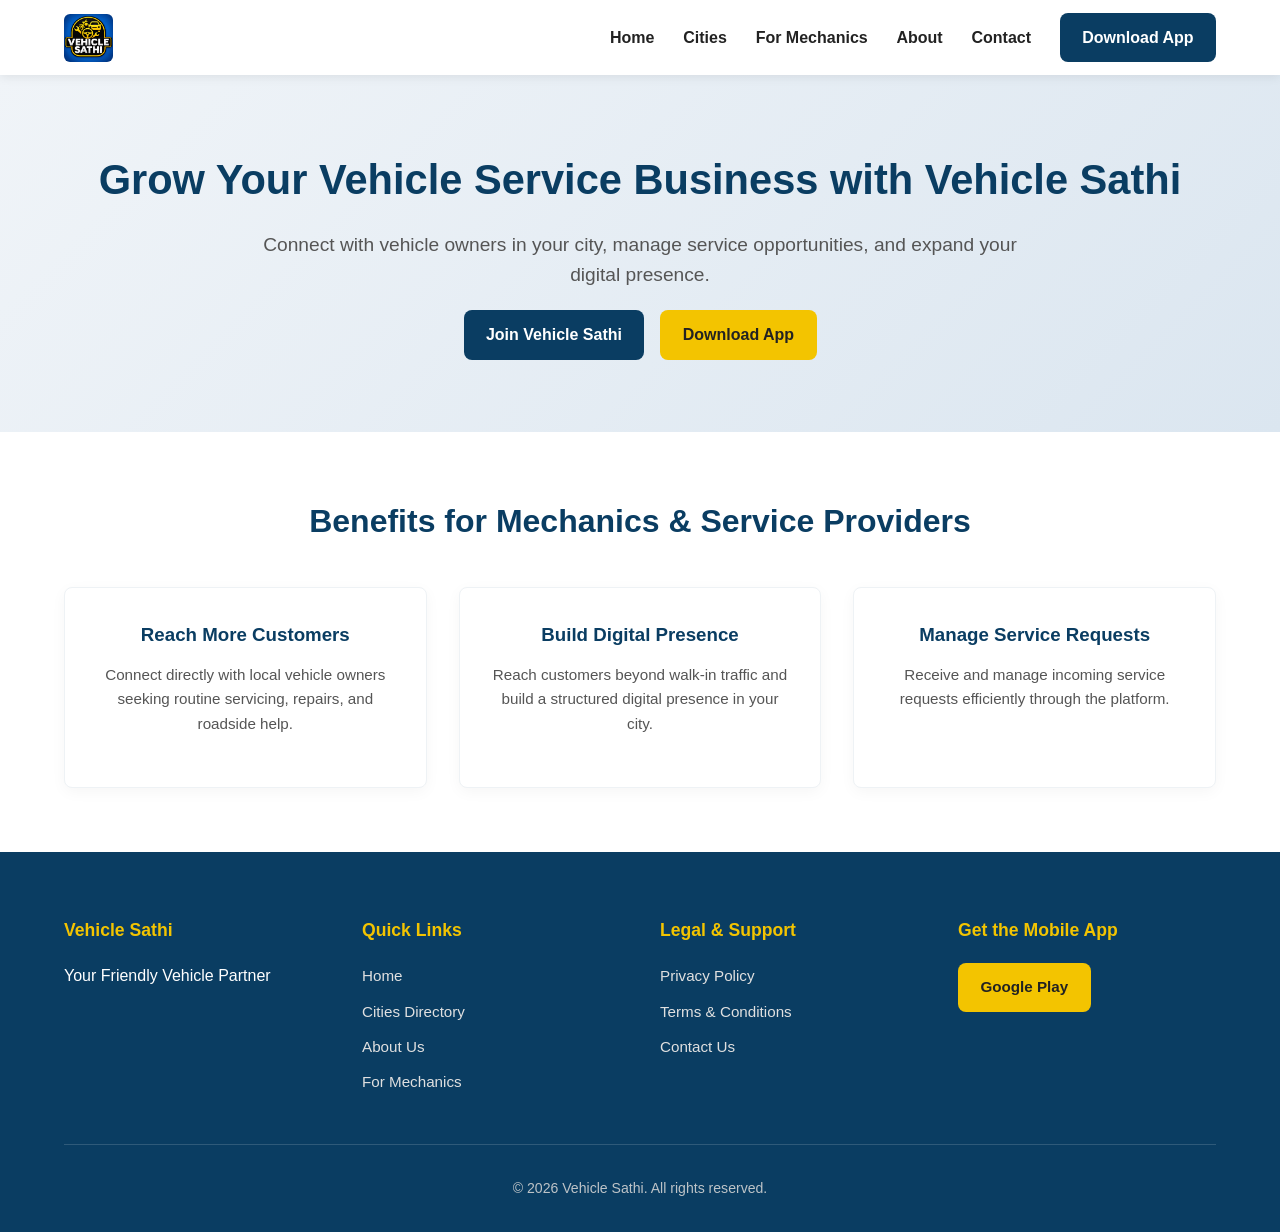
<file: formmechanics.html>
<!DOCTYPE html>
<html lang="en">
<head>
    <meta charset="UTF-8">
    <meta name="viewport" content="width=device-width, initial-scale=1.0">
    <title>Join Vehicle Sathi | For Mechanics & Service Providers</title>
    <meta name="description" content="Grow your vehicle service business with Vehicle Sathi. Connect with vehicle owners, manage service requests, and build your digital presence.">
    <link rel="stylesheet" href="style.css">
</head>
<body>
    <header>
        <div class="nav-container">
            <a href="index.html" class="logo">
                <img src="assets/logo.png" alt="Vehicle Sathi Logo" class="logo-img">
            </a>
            <button class="hamburger" aria-label="Toggle menu">☰</button>
            <nav class="nav-links">
                <a href="index.html">Home</a>
                <a href="cities.html">Cities</a>
                <a href="for-mechanics.html">For Mechanics</a>
                <a href="about.html">About</a>
                <a href="contact.html">Contact</a>
                <a href="https://play.google.com/store/apps/details?id=com.vehiclesathi_app" class="btn-primary" target="_blank" rel="noopener noreferrer">Download App</a>
            </nav>
        </div>
    </header>

    <section class="hero">
        <h1>Grow Your Vehicle Service Business with Vehicle Sathi</h1>
        <p>Connect with vehicle owners in your city, manage service opportunities, and expand your digital presence.</p>
        <div class="hero-cta">
            <a href="contact.html" class="btn-primary">Join Vehicle Sathi</a>
            <a href="https://play.google.com/store/apps/details?id=com.vehiclesathi_app" class="btn-secondary" target="_blank" rel="noopener">Download App</a>
        </div>
    </section>

    <section class="section">
        <h2 class="section-title">Benefits for Mechanics & Service Providers</h2>
        <div class="grid">
            <div class="card">
                <h3>Reach More Customers</h3>
                <p>Connect directly with local vehicle owners seeking routine servicing, repairs, and roadside help.</p>
            </div>
            <div class="card">
                <h3>Build Digital Presence</h3>
                <p>Reach customers beyond walk-in traffic and build a structured digital presence in your city.</p>
            </div>
            <div class="card">
                <h3>Manage Service Requests</h3>
                <p>Receive and manage incoming service requests efficiently through the platform.</p>
            </div>
        </div>
    </section>

    <footer>
        <div class="footer-grid">
            <div class="footer-col">
                <h4>Vehicle Sathi</h4>
                <p>Your Friendly Vehicle Partner</p>
            </div>
            <div class="footer-col">
                <h4>Quick Links</h4>
                <ul>
                    <li><a href="index.html">Home</a></li>
                    <li><a href="cities.html">Cities Directory</a></li>
                    <li><a href="about.html">About Us</a></li>
                    <li><a href="for-mechanics.html">For Mechanics</a></li>
                </ul>
            </div>
            <div class="footer-col">
                <h4>Legal & Support</h4>
                <ul>
                    <li><a href="privacy.html">Privacy Policy</a></li>
                    <li><a href="terms.html">Terms & Conditions</a></li>
                    <li><a href="contact.html">Contact Us</a></li>
                </ul>
            </div>
            <div class="footer-col">
                <h4>Get the Mobile App</h4>
                <a href="https://play.google.com/store/apps/details?id=com.vehiclesathi_app" class="btn-secondary" target="_blank" rel="noopener">Google Play</a>
            </div>
        </div>
        <div class="footer-bottom">
            &copy; <span id="current-year"></span> Vehicle Sathi. All rights reserved.
        </div>
    </footer>
    <script src="script.js"></script>
</body>
</html>
</file>
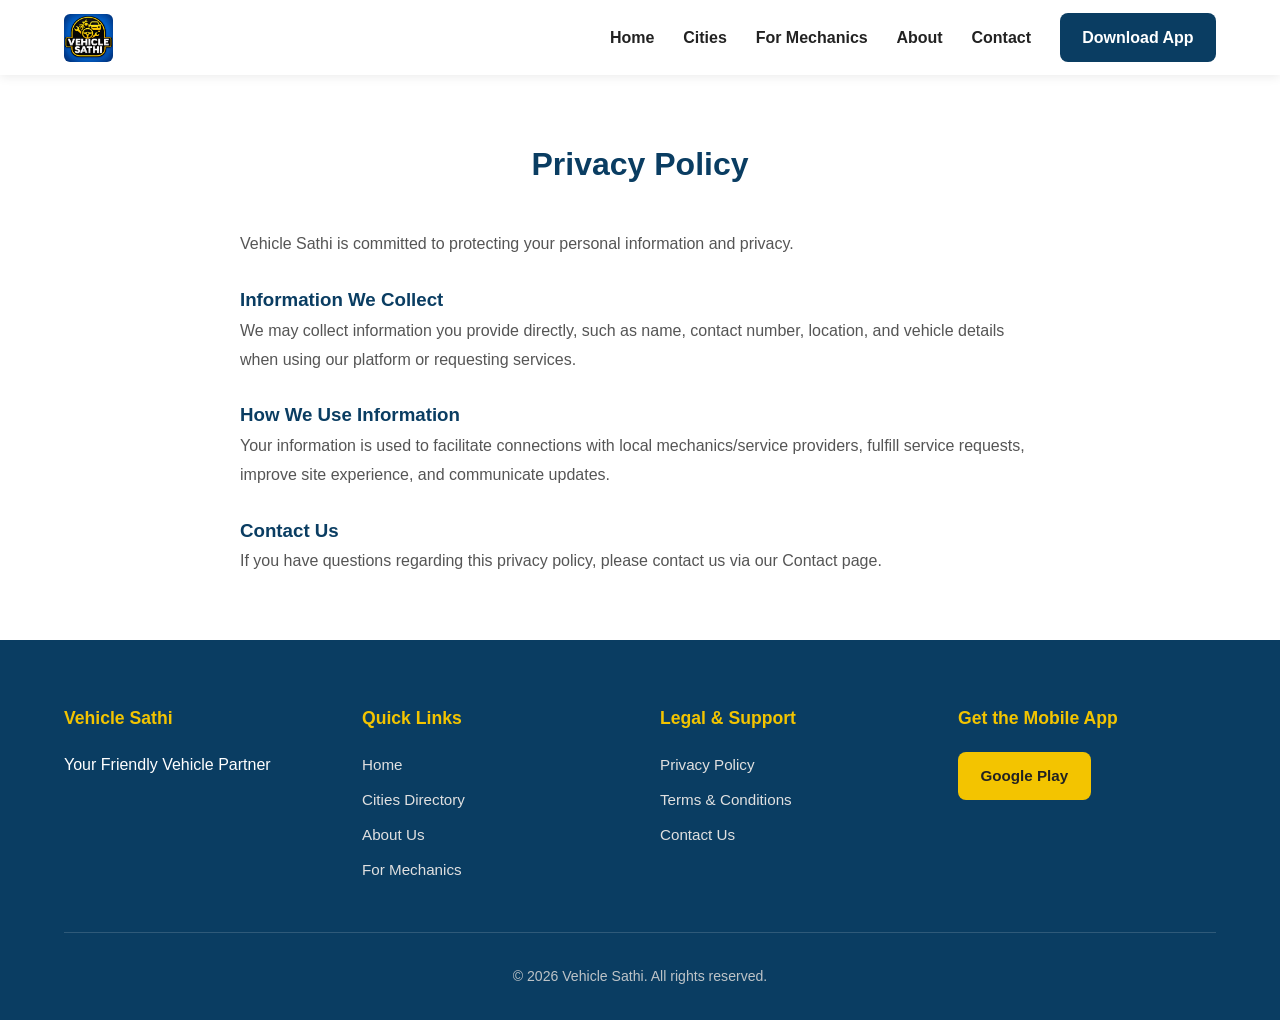
<file: privacy.html>
<!DOCTYPE html>
<html lang="en">
<head>
    <meta charset="UTF-8">
    <meta name="viewport" content="width=device-width, initial-scale=1.0">
    <title>Privacy Policy | Vehicle Sathi</title>
    <link rel="stylesheet" href="style.css">
</head>
<body>
    <header>
        <div class="nav-container">
            <a href="index.html" class="logo">
                <img src="assets/logo.png" alt="Vehicle Sathi Logo" class="logo-img">
            </a>
            <button class="hamburger" aria-label="Toggle menu">☰</button>
            <nav class="nav-links">
                <a href="index.html">Home</a>
                <a href="cities.html">Cities</a>
                <a href="for-mechanics.html">For Mechanics</a>
                <a href="about.html">About</a>
                <a href="contact.html">Contact</a>
                <a href="https://play.google.com/store/apps/details?id=com.vehiclesathi_app" class="btn-primary" target="_blank" rel="noopener noreferrer">Download App</a>
            </nav>
        </div>
    </header>

    <section class="section">
        <h1 class="section-title">Privacy Policy</h1>
        <div style="max-width: 800px; margin: auto; line-height: 1.8; color: var(--text-light);">
            <p>Vehicle Sathi is committed to protecting your personal information and privacy.</p>
            <h3 style="color: var(--primary-blue); margin-top: 1.5rem;">Information We Collect</h3>
            <p>We may collect information you provide directly, such as name, contact number, location, and vehicle details when using our platform or requesting services.</p>
            <h3 style="color: var(--primary-blue); margin-top: 1.5rem;">How We Use Information</h3>
            <p>Your information is used to facilitate connections with local mechanics/service providers, fulfill service requests, improve site experience, and communicate updates.</p>
            <h3 style="color: var(--primary-blue); margin-top: 1.5rem;">Contact Us</h3>
            <p>If you have questions regarding this privacy policy, please contact us via our Contact page.</p>
        </div>
    </section>

    <footer>
        <div class="footer-grid">
            <div class="footer-col">
                <h4>Vehicle Sathi</h4>
                <p>Your Friendly Vehicle Partner</p>
            </div>
            <div class="footer-col">
                <h4>Quick Links</h4>
                <ul>
                    <li><a href="index.html">Home</a></li>
                    <li><a href="cities.html">Cities Directory</a></li>
                    <li><a href="about.html">About Us</a></li>
                    <li><a href="for-mechanics.html">For Mechanics</a></li>
                </ul>
            </div>
            <div class="footer-col">
                <h4>Legal & Support</h4>
                <ul>
                    <li><a href="privacy.html">Privacy Policy</a></li>
                    <li><a href="terms.html">Terms & Conditions</a></li>
                    <li><a href="contact.html">Contact Us</a></li>
                </ul>
            </div>
            <div class="footer-col">
                <h4>Get the Mobile App</h4>
                <a href="https://play.google.com/store/apps/details?id=com.vehiclesathi_app" class="btn-secondary" target="_blank" rel="noopener">Google Play</a>
            </div>
        </div>
        <div class="footer-bottom">
            &copy; <span id="current-year"></span> Vehicle Sathi. All rights reserved.
        </div>
    </footer>
    <script src="script.js"></script>
</body>
</html>
</file>
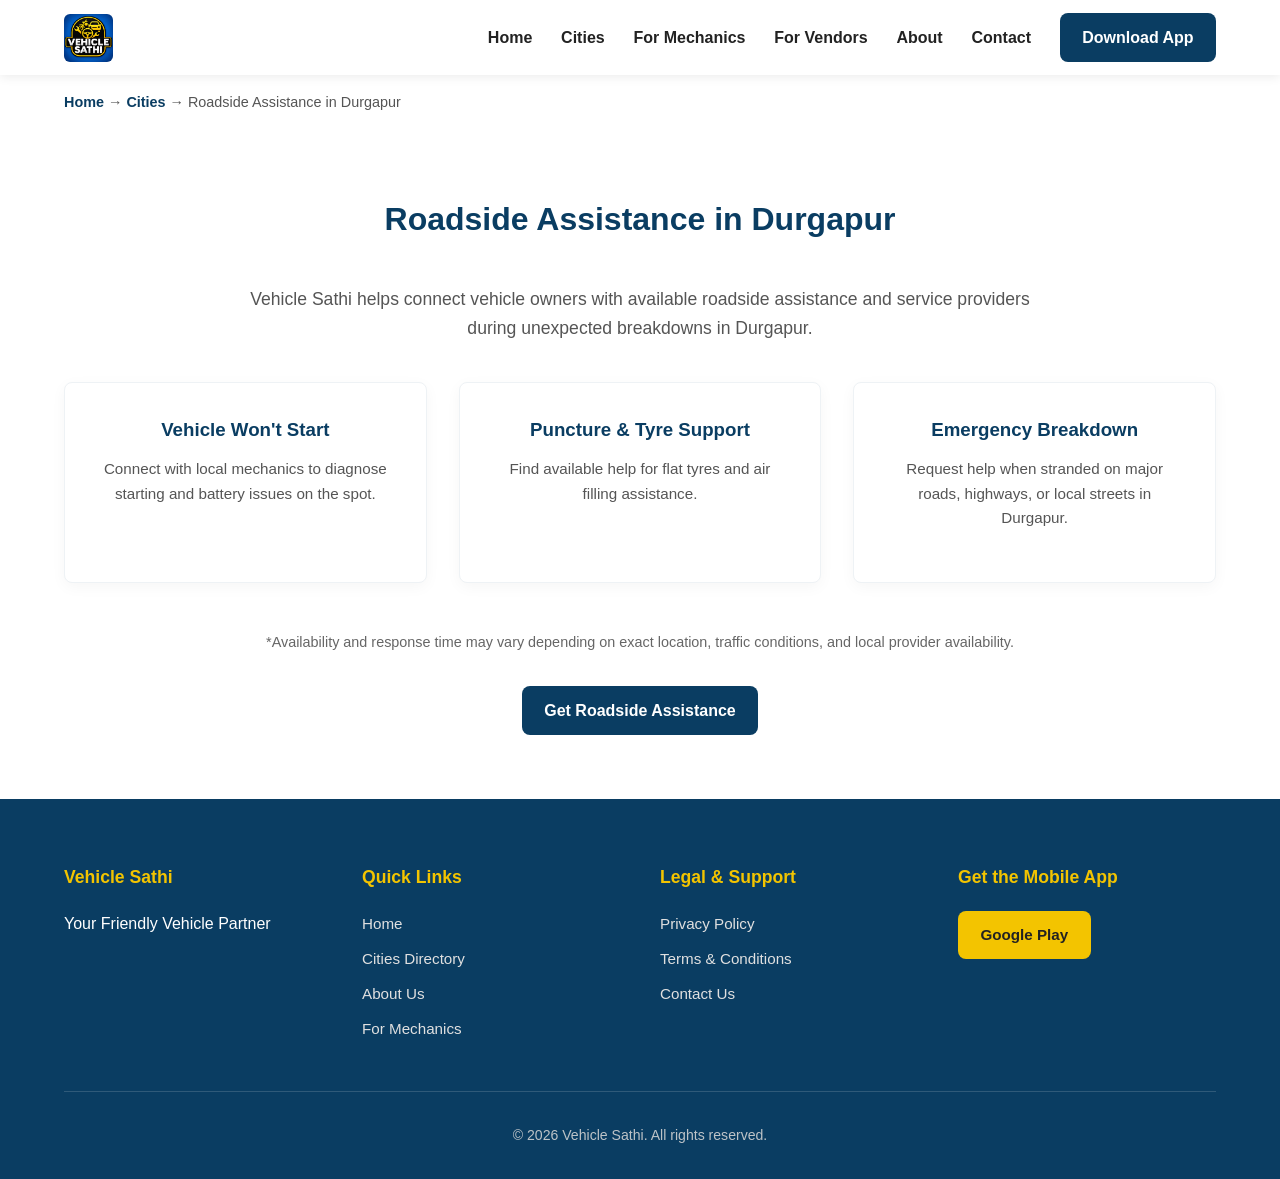
<file: roadsideassistantdurgapur.html>
<!DOCTYPE html>
<html lang="en">
<head>
    <meta charset="UTF-8">
    <meta name="viewport" content="width=device-width, initial-scale=1.0">
    <title>Roadside Assistance in Durgapur | Vehicle Sathi</title>
    <meta name="description" content="Need roadside assistance in Durgapur? Connect with emergency breakdown and vehicle repair providers through Vehicle Sathi.">
    <link rel="canonical" href="https://YOUR-DOMAIN.com/roadside-assistance-durgapur.html">
    <link rel="stylesheet" href="style.css">
</head>
<body>
    <header>
        <div class="nav-container">
            <a href="index.html" class="logo">
                <img src="assets/logo.png" alt="Vehicle Sathi Logo" class="logo-img">
            </a>
            <button class="hamburger" aria-label="Toggle menu">☰</button>
            <nav class="nav-links">
                <a href="index.html">Home</a>
                <a href="cities.html">Cities</a>
                <a href="formmechanics.html">For Mechanics</a>
<a href="vendor.html">For Vendors</a>
                <a href="about.html">About</a>
                <a href="contact.html">Contact</a>
                <a href="https://play.google.com/store/apps/details?id=com.vehiclesathi_app" class="btn-primary" target="_blank" rel="noopener noreferrer">Download App</a>
            </nav>
        </div>
    </header>

    <div class="breadcrumbs">
        <a href="index.html">Home</a> &rarr; <a href="cities.html">Cities</a> &rarr; Roadside Assistance in Durgapur
    </div>

    <section class="section">
        <h1 class="section-title">Roadside Assistance in Durgapur</h1>
        <p style="text-align: center; max-width: 800px; margin: 0 auto 2.5rem; font-size: 1.1rem; color: var(--text-light);">
            Vehicle Sathi helps connect vehicle owners with available roadside assistance and service providers during unexpected breakdowns in Durgapur.
        </p>

        <div class="grid" style="margin-bottom: 3rem;">
            <div class="card">
                <h3>Vehicle Won't Start</h3>
                <p>Connect with local mechanics to diagnose starting and battery issues on the spot.</p>
            </div>
            <div class="card">
                <h3>Puncture & Tyre Support</h3>
                <p>Find available help for flat tyres and air filling assistance.</p>
            </div>
            <div class="card">
                <h3>Emergency Breakdown</h3>
                <p>Request help when stranded on major roads, highways, or local streets in Durgapur.</p>
            </div>
        </div>

        <p style="text-align: center; margin-bottom: 2rem; font-size: 0.9rem; color: #666;">
            *Availability and response time may vary depending on exact location, traffic conditions, and local provider availability.
        </p>

        <div style="text-align: center;">
            <a href="https://play.google.com/store/apps/details?id=com.vehiclesathi_app" class="btn-primary" target="_blank" rel="noopener">Get Roadside Assistance</a>
        </div>
    </section>

    <footer>
        <div class="footer-grid">
            <div class="footer-col">
                <h4>Vehicle Sathi</h4>
                <p>Your Friendly Vehicle Partner</p>
            </div>
            <div class="footer-col">
                <h4>Quick Links</h4>
                <ul>
                    <li><a href="index.html">Home</a></li>
                    <li><a href="cities.html">Cities Directory</a></li>
                    <li><a href="about.html">About Us</a></li>
                    <li><a href="for-mechanics.html">For Mechanics</a></li>
                </ul>
            </div>
            <div class="footer-col">
                <h4>Legal & Support</h4>
                <ul>
                    <li><a href="privacy.html">Privacy Policy</a></li>
                    <li><a href="terms.html">Terms & Conditions</a></li>
                    <li><a href="contact.html">Contact Us</a></li>
                </ul>
            </div>
            <div class="footer-col">
                <h4>Get the Mobile App</h4>
                <a href="https://play.google.com/store/apps/details?id=com.vehiclesathi_app" class="btn-secondary" target="_blank" rel="noopener">Google Play</a>
            </div>
        </div>
        <div class="footer-bottom">
            &copy; <span id="current-year"></span> Vehicle Sathi. All rights reserved.
        </div>
    </footer>
    <script src="script.js"></script>
</body>
</html>
</file>
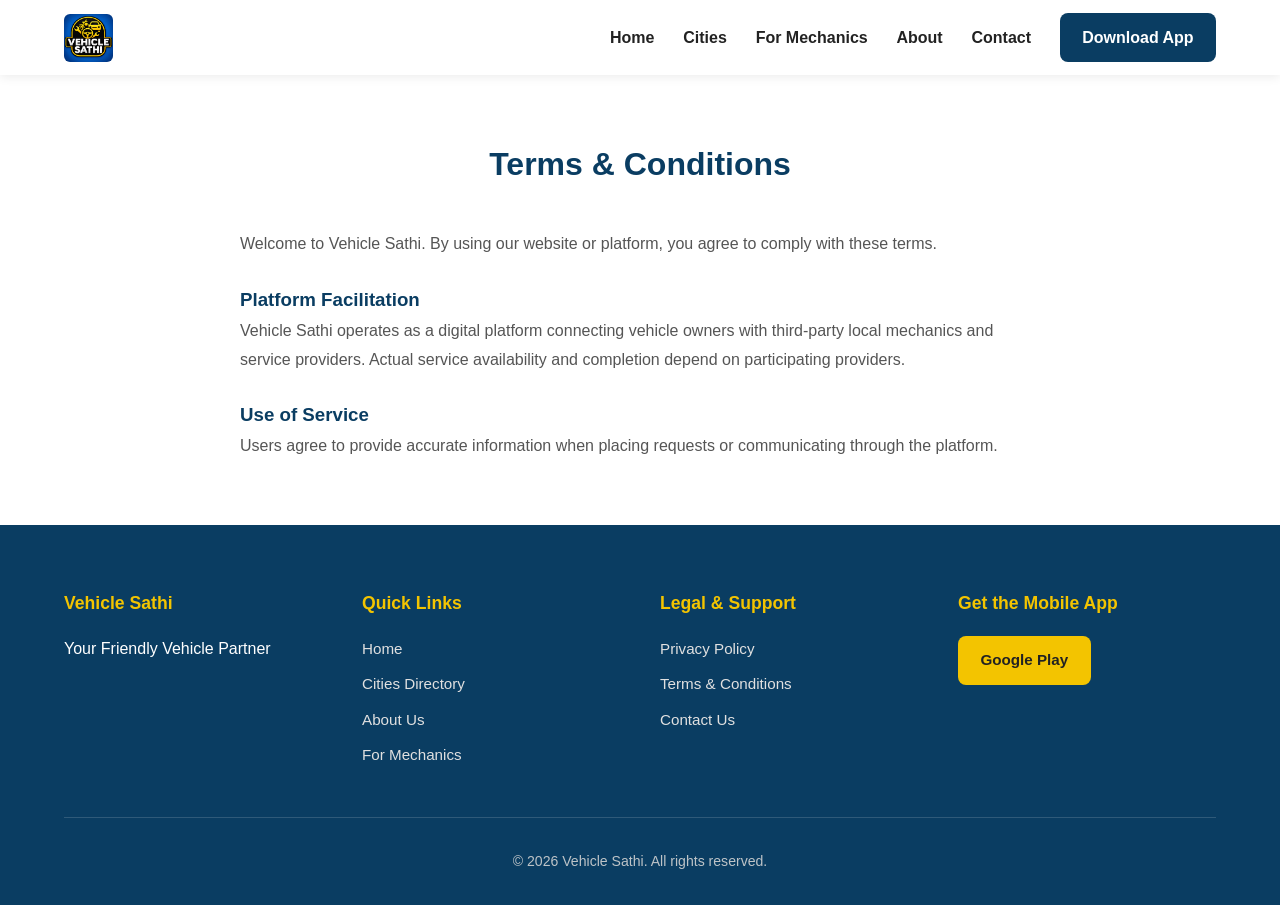
<file: terms.html>
<!DOCTYPE html>
<html lang="en">
<head>
    <meta charset="UTF-8">
    <meta name="viewport" content="width=device-width, initial-scale=1.0">
    <title>Terms & Conditions | Vehicle Sathi</title>
    <link rel="stylesheet" href="style.css">
</head>
<body>
    <header>
        <div class="nav-container">
            <a href="index.html" class="logo">
                <img src="assets/logo.png" alt="Vehicle Sathi Logo" class="logo-img">
            </a>
            <button class="hamburger" aria-label="Toggle menu">☰</button>
            <nav class="nav-links">
                <a href="index.html">Home</a>
                <a href="cities.html">Cities</a>
                <a href="for-mechanics.html">For Mechanics</a>
                <a href="about.html">About</a>
                <a href="contact.html">Contact</a>
                <a href="https://play.google.com/store/apps/details?id=com.vehiclesathi_app" class="btn-primary" target="_blank" rel="noopener noreferrer">Download App</a>
            </nav>
        </div>
    </header>

    <section class="section">
        <h1 class="section-title">Terms & Conditions</h1>
        <div style="max-width: 800px; margin: auto; line-height: 1.8; color: var(--text-light);">
            <p>Welcome to Vehicle Sathi. By using our website or platform, you agree to comply with these terms.</p>
            <h3 style="color: var(--primary-blue); margin-top: 1.5rem;">Platform Facilitation</h3>
            <p>Vehicle Sathi operates as a digital platform connecting vehicle owners with third-party local mechanics and service providers. Actual service availability and completion depend on participating providers.</p>
            <h3 style="color: var(--primary-blue); margin-top: 1.5rem;">Use of Service</h3>
            <p>Users agree to provide accurate information when placing requests or communicating through the platform.</p>
        </div>
    </section>

    <footer>
        <div class="footer-grid">
            <div class="footer-col">
                <h4>Vehicle Sathi</h4>
                <p>Your Friendly Vehicle Partner</p>
            </div>
            <div class="footer-col">
                <h4>Quick Links</h4>
                <ul>
                    <li><a href="index.html">Home</a></li>
                    <li><a href="cities.html">Cities Directory</a></li>
                    <li><a href="about.html">About Us</a></li>
                    <li><a href="for-mechanics.html">For Mechanics</a></li>
                </ul>
            </div>
            <div class="footer-col">
                <h4>Legal & Support</h4>
                <ul>
                    <li><a href="privacy.html">Privacy Policy</a></li>
                    <li><a href="terms.html">Terms & Conditions</a></li>
                    <li><a href="contact.html">Contact Us</a></li>
                </ul>
            </div>
            <div class="footer-col">
                <h4>Get the Mobile App</h4>
                <a href="https://play.google.com/store/apps/details?id=com.vehiclesathi_app" class="btn-secondary" target="_blank" rel="noopener">Google Play</a>
            </div>
        </div>
        <div class="footer-bottom">
            &copy; <span id="current-year"></span> Vehicle Sathi. All rights reserved.
        </div>
    </footer>
    <script src="script.js"></script>
</body>
</html>
</file>
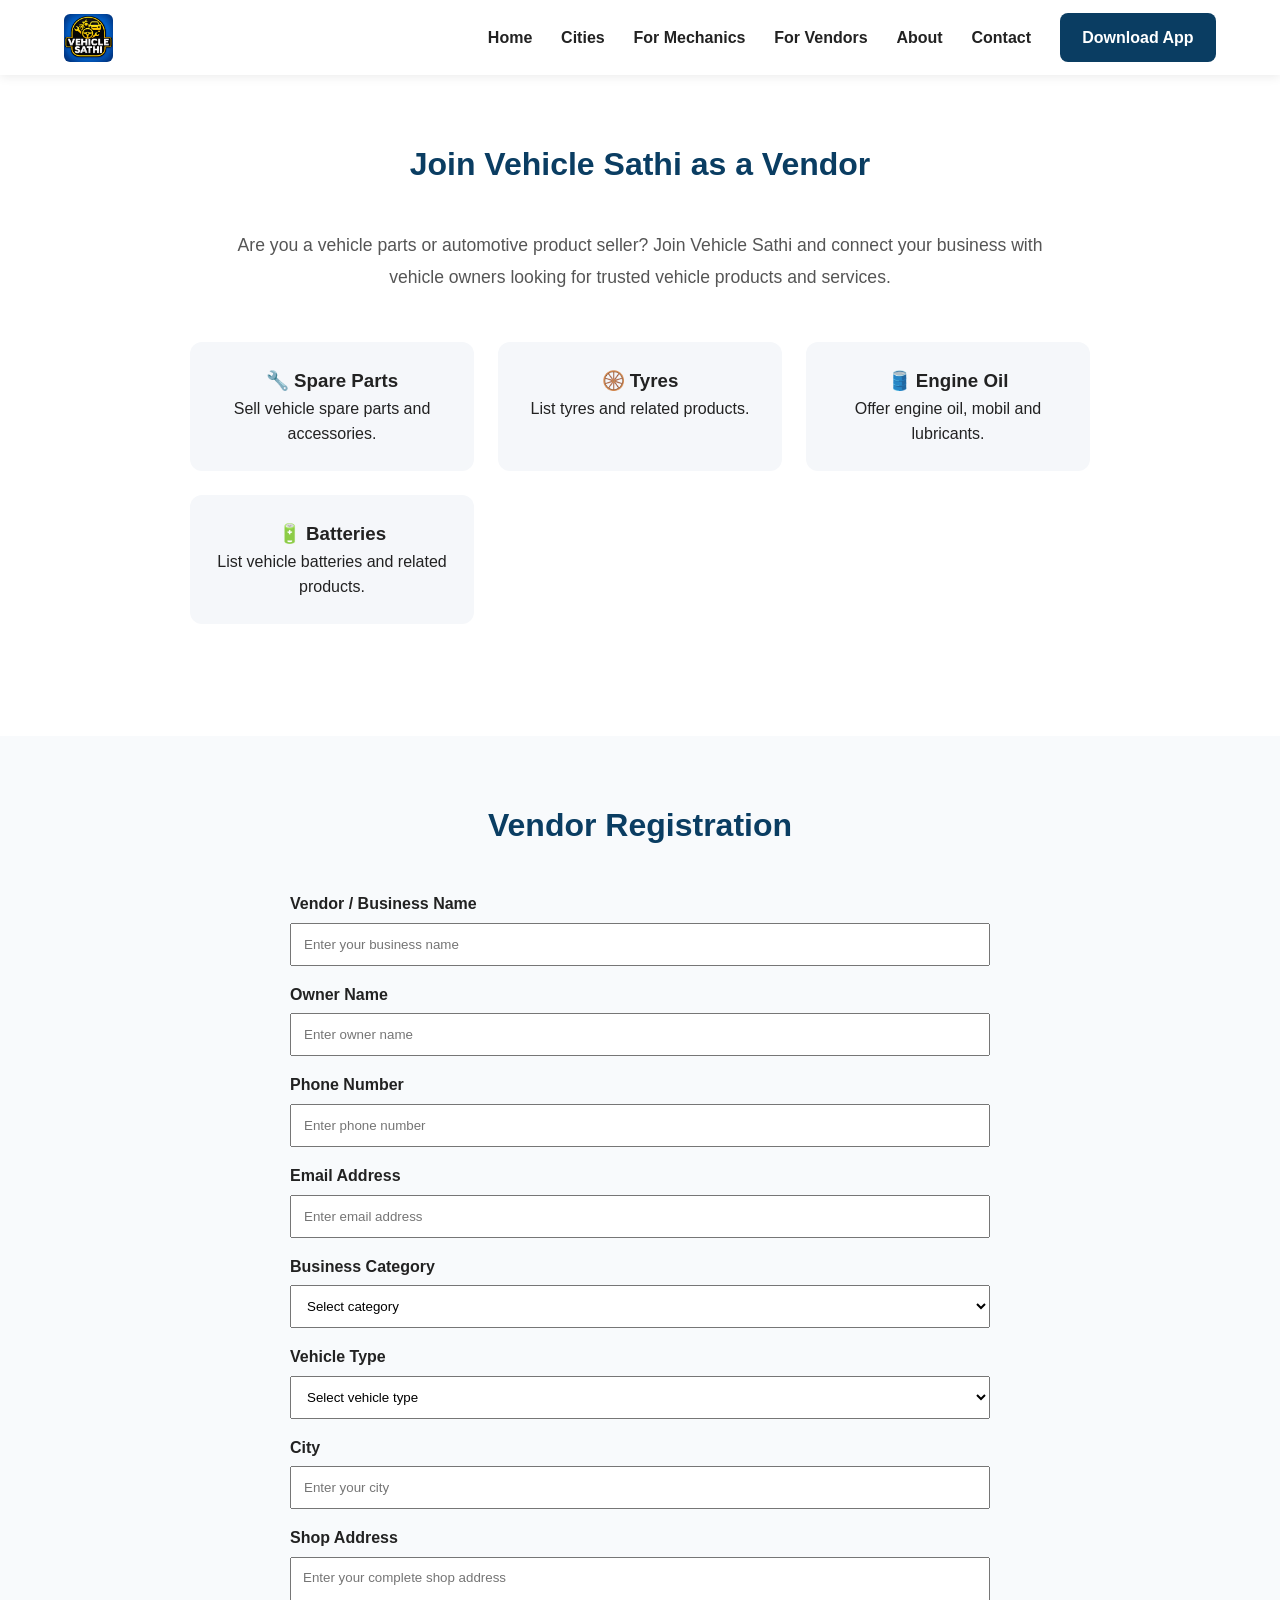
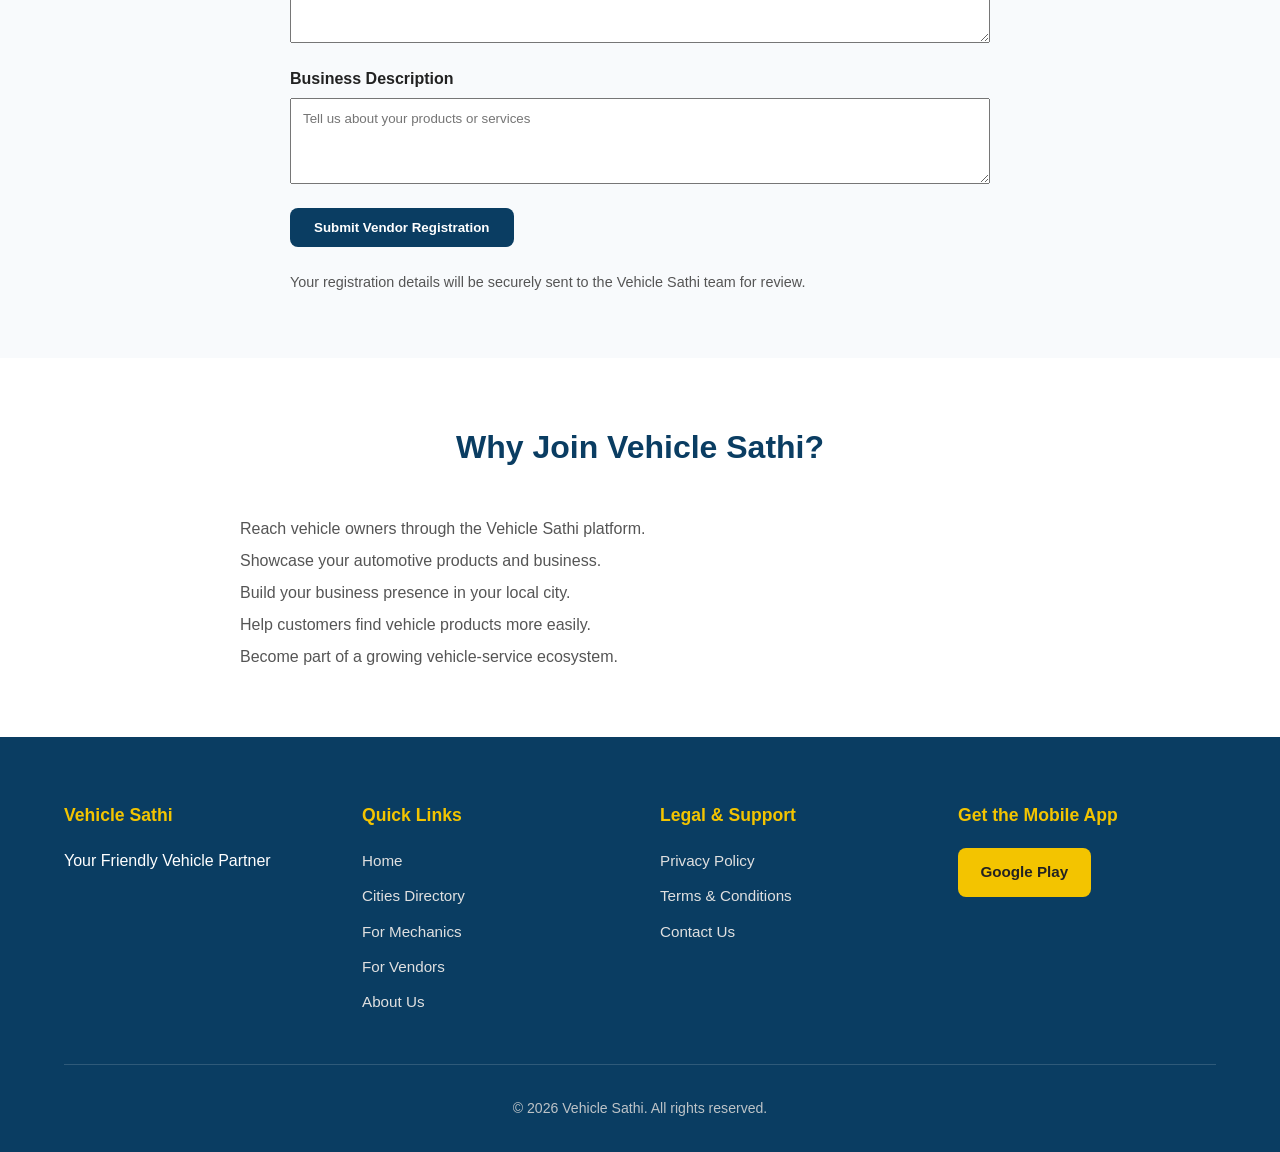
<file: vendor.html>
<!DOCTYPE html>
<html lang="en">
<head>
    <meta charset="UTF-8">
    <meta name="viewport" content="width=device-width, initial-scale=1.0">

    <title>For Vendors | Vehicle Sathi</title>

    <meta name="description" content="Join Vehicle Sathi as a vehicle parts and service vendor. Sell spare parts, tyres, engine oil, batteries and other vehicle products.">

    <link rel="stylesheet" href="style.css">
</head>

<body>

<header>
    <div class="nav-container">

        <a href="index.html" class="logo">
            <img src="assets/logo.png" alt="Vehicle Sathi Logo" class="logo-img">
        </a>

        <button class="hamburger" aria-label="Toggle menu">☰</button>

        <nav class="nav-links">
            <a href="index.html">Home</a>
            <a href="cities.html">Cities</a>
            <a href="formmechanics.html">For Mechanics</a>
            <a href="vendor.html">For Vendors</a>
            <a href="about.html">About</a>
            <a href="contact.html">Contact</a>

            <a href="https://play.google.com/store/apps/details?id=com.vehiclesathi_app"
               class="btn-primary"
               target="_blank"
               rel="noopener noreferrer">
                Download App
            </a>
        </nav>

    </div>
</header>


<section class="section">

    <h1 class="section-title">Join Vehicle Sathi as a Vendor</h1>

    <div style="max-width: 850px; margin: auto; text-align: center;">

        <p style="font-size: 1.1rem; line-height: 1.8; color: var(--text-light);">
            Are you a vehicle parts or automotive product seller?
            Join Vehicle Sathi and connect your business with vehicle owners
            looking for trusted vehicle products and services.
        </p>

    </div>


    <div style="
        max-width: 900px;
        margin: 3rem auto;
        display: grid;
        grid-template-columns: repeat(auto-fit, minmax(220px, 1fr));
        gap: 1.5rem;
    ">

        <div style="padding: 1.5rem; border-radius: 12px; background: #f5f7fa; text-align: center;">
            <h3>🔧 Spare Parts</h3>
            <p>Sell vehicle spare parts and accessories.</p>
        </div>

        <div style="padding: 1.5rem; border-radius: 12px; background: #f5f7fa; text-align: center;">
            <h3>🛞 Tyres</h3>
            <p>List tyres and related products.</p>
        </div>

        <div style="padding: 1.5rem; border-radius: 12px; background: #f5f7fa; text-align: center;">
            <h3>🛢️ Engine Oil</h3>
            <p>Offer engine oil, mobil and lubricants.</p>
        </div>

        <div style="padding: 1.5rem; border-radius: 12px; background: #f5f7fa; text-align: center;">
            <h3>🔋 Batteries</h3>
            <p>List vehicle batteries and related products.</p>
        </div>

    </div>

</section>


<section class="section" style="background: #f8fafc;">

    <h2 class="section-title">Vendor Registration</h2>

    <div style="max-width: 700px; margin: auto;">

        <!-- Vehicle Sathi Vendor Registration Form -->
        <form action="https://formspree.io/f/mgaoeynl"
              method="POST">

            <!-- Email subject -->
            <input type="hidden"
                   name="_subject"
                   value="New Vehicle Sathi Vendor Registration">


            <div style="margin-bottom: 1rem;">
                <label for="vendor-name">
                    <strong>Vendor / Business Name</strong>
                </label>

                <input
                    type="text"
                    id="vendor-name"
                    name="vendor_name"
                    placeholder="Enter your business name"
                    required
                    style="width:100%; padding:12px; margin-top:6px;">
            </div>


            <div style="margin-bottom: 1rem;">
                <label for="owner-name">
                    <strong>Owner Name</strong>
                </label>

                <input
                    type="text"
                    id="owner-name"
                    name="owner_name"
                    placeholder="Enter owner name"
                    required
                    style="width:100%; padding:12px; margin-top:6px;">
            </div>


            <div style="margin-bottom: 1rem;">
                <label for="phone">
                    <strong>Phone Number</strong>
                </label>

                <input
                    type="tel"
                    id="phone"
                    name="phone"
                    placeholder="Enter phone number"
                    required
                    style="width:100%; padding:12px; margin-top:6px;">
            </div>


            <div style="margin-bottom: 1rem;">
                <label for="email">
                    <strong>Email Address</strong>
                </label>

                <input
                    type="email"
                    id="email"
                    name="email"
                    placeholder="Enter email address"
                    style="width:100%; padding:12px; margin-top:6px;">
            </div>


            <div style="margin-bottom: 1rem;">
                <label for="category">
                    <strong>Business Category</strong>
                </label>

                <select
                    id="category"
                    name="category"
                    required
                    style="width:100%; padding:12px; margin-top:6px;">

                    <option value="">Select category</option>
                    <option value="spare-parts">Spare Parts</option>
                    <option value="tyres">Tyres</option>
                    <option value="engine-oil">Engine Oil / Mobil</option>
                    <option value="battery">Battery</option>
                    <option value="accessories">Vehicle Accessories</option>
                    <option value="other">Other</option>

                </select>
            </div>


            <div style="margin-bottom: 1rem;">
                <label for="vehicle-type">
                    <strong>Vehicle Type</strong>
                </label>

                <select
                    id="vehicle-type"
                    name="vehicle_type"
                    style="width:100%; padding:12px; margin-top:6px;">

                    <option value="">Select vehicle type</option>
                    <option value="bike">Bike / Motorcycle</option>
                    <option value="car">Car</option>
                    <option value="commercial">Commercial Vehicle</option>
                    <option value="all">Multiple Vehicle Types</option>

                </select>
            </div>


            <div style="margin-bottom: 1rem;">
                <label for="city">
                    <strong>City</strong>
                </label>

                <input
                    type="text"
                    id="city"
                    name="city"
                    placeholder="Enter your city"
                    required
                    style="width:100%; padding:12px; margin-top:6px;">
            </div>


            <div style="margin-bottom: 1rem;">
                <label for="address">
                    <strong>Shop Address</strong>
                </label>

                <textarea
                    id="address"
                    name="address"
                    rows="4"
                    placeholder="Enter your complete shop address"
                    required
                    style="width:100%; padding:12px; margin-top:6px;"></textarea>
            </div>


            <div style="margin-bottom: 1rem;">
                <label for="description">
                    <strong>Business Description</strong>
                </label>

                <textarea
                    id="description"
                    name="description"
                    rows="4"
                    placeholder="Tell us about your products or services"
                    style="width:100%; padding:12px; margin-top:6px;"></textarea>
            </div>


            <button
                type="submit"
                class="btn-primary"
                style="border:none; cursor:pointer; padding:12px 24px;">
                Submit Vendor Registration
            </button>

        </form>


        <p style="margin-top: 1.5rem; color: var(--text-light); font-size: 0.9rem;">
            Your registration details will be securely sent to the Vehicle Sathi team for review.
        </p>

    </div>

</section>


<section class="section">

    <h2 class="section-title">Why Join Vehicle Sathi?</h2>

    <div style="max-width: 800px; margin: auto;">

        <ul style="line-height: 2; color: var(--text-light);">

            <li>Reach vehicle owners through the Vehicle Sathi platform.</li>

            <li>Showcase your automotive products and business.</li>

            <li>Build your business presence in your local city.</li>

            <li>Help customers find vehicle products more easily.</li>

            <li>Become part of a growing vehicle-service ecosystem.</li>

        </ul>

    </div>

</section>


<footer>

    <div class="footer-grid">

        <div class="footer-col">
            <h4>Vehicle Sathi</h4>
            <p>Your Friendly Vehicle Partner</p>
        </div>


        <div class="footer-col">

            <h4>Quick Links</h4>

            <ul>
                <li><a href="index.html">Home</a></li>
                <li><a href="cities.html">Cities Directory</a></li>
                <li><a href="formmechanics.html">For Mechanics</a></li>
                <li><a href="vendor.html">For Vendors</a></li>
                <li><a href="about.html">About Us</a></li>
            </ul>

        </div>


        <div class="footer-col">

            <h4>Legal & Support</h4>

            <ul>
                <li><a href="privacy.html">Privacy Policy</a></li>
                <li><a href="terms.html">Terms & Conditions</a></li>
                <li><a href="contact.html">Contact Us</a></li>
            </ul>

        </div>


        <div class="footer-col">

            <h4>Get the Mobile App</h4>

            <a
                href="https://play.google.com/store/apps/details?id=com.vehiclesathi_app"
                class="btn-secondary"
                target="_blank"
                rel="noopener">
                Google Play
            </a>

        </div>

    </div>


    <div class="footer-bottom">

        &copy;
        <span id="current-year"></span>
        Vehicle Sathi. All rights reserved.

    </div>

</footer>


<script src="script.js"></script>

</body>
</html>
</file>
<file: style.css>
:root {
  --primary-blue: #0A3D62;
  --accent-yellow: #F3C400;
  --text-dark: #222222;
  --text-light: #555555;
  --bg-light: #F4F7F9;
  --white: #FFFFFF;
  --border-radius: 8px;
  --transition-speed: 0.3s;
}

* {
  margin: 0;
  padding: 0;
  box-sizing: border-box;
  font-family: -apple-system, BlinkMacSystemFont, "Segoe UI", Roboto, Oxygen, Ubuntu, Cantarell, sans-serif;
}

body {
  background-color: var(--white);
  color: var(--text-dark);
  line-height: 1.6;
}

a {
  text-decoration: none;
  color: inherit;
}

ul {
  list-style: none;
}

img {
  max-width: 100%;
  height: auto;
  display: block;
}

/* Header & Navigation */
header {
  background-color: var(--white);
  box-shadow: 0 2px 10px rgba(0,0,0,0.08);
  position: sticky;
  top: 0;
  z-index: 1000;
}

.nav-container {
  display: flex;
  justify-content: space-between;
  align-items: center;
  padding: 0.8rem 5%;
  max-width: 1440px;
  margin: auto;
}

.logo {
  display: flex;
  align-items: center;
}

.logo-img {
  height: 48px;
  width: auto;
  object-fit: contain;
  border-radius: 6px;
  transition: transform var(--transition-speed);
}

.logo-img:hover {
  transform: scale(1.02);
}

.nav-links {
  display: flex;
  align-items: center;
  gap: 1.8rem;
}

.nav-links a {
  font-weight: 600;
  color: var(--text-dark);
  transition: color var(--transition-speed);
}

.nav-links a:hover {
  color: var(--primary-blue);
}

.hamburger {
  display: none;
  font-size: 1.8rem;
  cursor: pointer;
  background: none;
  border: none;
  color: var(--primary-blue);
}

/* Buttons */
.btn-primary {
  background-color: var(--primary-blue);
  color: var(--white) !important;
  padding: 0.75rem 1.4rem;
  border-radius: var(--border-radius);
  font-weight: 700;
  display: inline-block;
  transition: background-color var(--transition-speed);
}

.btn-primary:hover {
  background-color: #06263f;
}

.btn-secondary {
  background-color: var(--accent-yellow);
  color: var(--text-dark) !important;
  padding: 0.75rem 1.4rem;
  border-radius: var(--border-radius);
  font-weight: 700;
  display: inline-block;
  transition: background-color var(--transition-speed);
}

.btn-secondary:hover {
  background-color: #d1a800;
}

/* Hero Section */
.hero {
  background: linear-gradient(135deg, #f0f4f8 0%, #dbe6f0 100%);
  padding: 4.5rem 5%;
  text-align: center;
}

.hero h1 {
  font-size: 2.6rem;
  color: var(--primary-blue);
  margin-bottom: 1rem;
}

.hero p {
  font-size: 1.2rem;
  color: var(--text-light);
  max-width: 800px;
  margin: 0 auto 1.2rem;
}

.hero .location {
  font-weight: 700;
  color: var(--primary-blue);
  margin-bottom: 2rem;
}

.hero-cta {
  display: flex;
  gap: 1rem;
  justify-content: center;
  flex-wrap: wrap;
}

/* Page Layout Sections */
.section {
  padding: 4rem 5%;
  max-width: 1440px;
  margin: auto;
}

.bg-light {
  background-color: var(--bg-light);
}

.section-title {
  text-align: center;
  font-size: 2rem;
  color: var(--primary-blue);
  margin-bottom: 2.5rem;
}

/* Grid & Cards */
.grid {
  display: grid;
  grid-template-columns: repeat(auto-fit, minmax(260px, 1fr));
  gap: 2rem;
}

.card {
  background: var(--white);
  padding: 2rem;
  border-radius: var(--border-radius);
  box-shadow: 0 4px 15px rgba(0,0,0,0.04);
  border: 1px solid #eef2f5;
  text-align: center;
  transition: transform var(--transition-speed), box-shadow var(--transition-speed);
}

.card:hover {
  transform: translateY(-4px);
  box-shadow: 0 8px 25px rgba(0,0,0,0.08);
}

.card h3 {
  color: var(--primary-blue);
  margin-bottom: 0.8rem;
}

.card p {
  color: var(--text-light);
  font-size: 0.95rem;
  margin-bottom: 1.2rem;
}

/* Network Box */
.network-box {
  background: var(--white);
  border-radius: var(--border-radius);
  padding: 2.5rem;
  text-align: center;
  border: 1px solid #e2e8f0;
  max-width: 900px;
  margin: auto;
}

.city-list {
  display: flex;
  flex-wrap: wrap;
  justify-content: center;
  gap: 1rem;
  margin: 1.5rem 0;
}

.city-badge {
  background: #eef6fc;
  color: var(--primary-blue);
  padding: 0.6rem 1.2rem;
  border-radius: 20px;
  font-weight: 700;
  border: 1px solid var(--primary-blue);
}

/* FAQ Accordion */
.faq-item {
  margin-bottom: 1rem;
  border-radius: var(--border-radius);
  overflow: hidden;
  border: 1px solid #e0e0e0;
}

.faq-question {
  width: 100%;
  text-align: left;
  padding: 1.1rem 1.5rem;
  background: var(--white);
  border: none;
  font-weight: 700;
  font-size: 1rem;
  color: var(--primary-blue);
  cursor: pointer;
  display: flex;
  justify-content: space-between;
  align-items: center;
}

.faq-answer {
  padding: 0 1.5rem;
  max-height: 0;
  overflow: hidden;
  background: var(--bg-light);
  transition: max-height var(--transition-speed) ease-out;
}

.faq-answer p {
  padding: 1rem 0;
  color: var(--text-light);
  font-size: 0.95rem;
}

/* Breadcrumbs */
.breadcrumbs {
  padding: 1rem 5%;
  max-width: 1440px;
  margin: auto;
  font-size: 0.9rem;
  color: var(--text-light);
}

.breadcrumbs a {
  color: var(--primary-blue);
  font-weight: 600;
}

/* Footer */
footer {
  background: var(--primary-blue);
  color: var(--white);
  padding: 4rem 5% 2rem;
}

.footer-grid {
  display: grid;
  grid-template-columns: repeat(auto-fit, minmax(200px, 1fr));
  gap: 2.5rem;
  max-width: 1440px;
  margin: auto;
  border-bottom: 1px solid rgba(255,255,255,0.15);
  padding-bottom: 2.5rem;
}

.footer-col h4 {
  margin-bottom: 1.2rem;
  color: var(--accent-yellow);
  font-size: 1.1rem;
}

.footer-col ul li {
  margin-bottom: 0.6rem;
}

.footer-col a {
  color: #e0e0e0;
  font-size: 0.95rem;
}

.footer-col a:hover {
  color: var(--accent-yellow);
}

.footer-bottom {
  text-align: center;
  padding-top: 2rem;
  font-size: 0.88rem;
  color: #bdc3c7;
}

/* Responsive Styles */
@media (max-width: 768px) {
  .logo-img {
    height: 40px;
  }
  
  .hamburger {
    display: block;
  }
  
  .nav-links {
    display: none;
    flex-direction: column;
    position: absolute;
    top: 100%;
    left: 0;
    right: 0;
    background: var(--white);
    padding: 1.5rem;
    box-shadow: 0 8px 15px rgba(0,0,0,0.1);
    align-items: flex-start;
  }
  
  .nav-links.active {
    display: flex;
  }
  
  .hero h1 {
    font-size: 2rem;
  }
  
  .hero-cta {
    flex-direction: column;
  }
  
  .btn-primary, .btn-secondary {
    width: 100%;
    text-align: center;
  }
}
</file>
